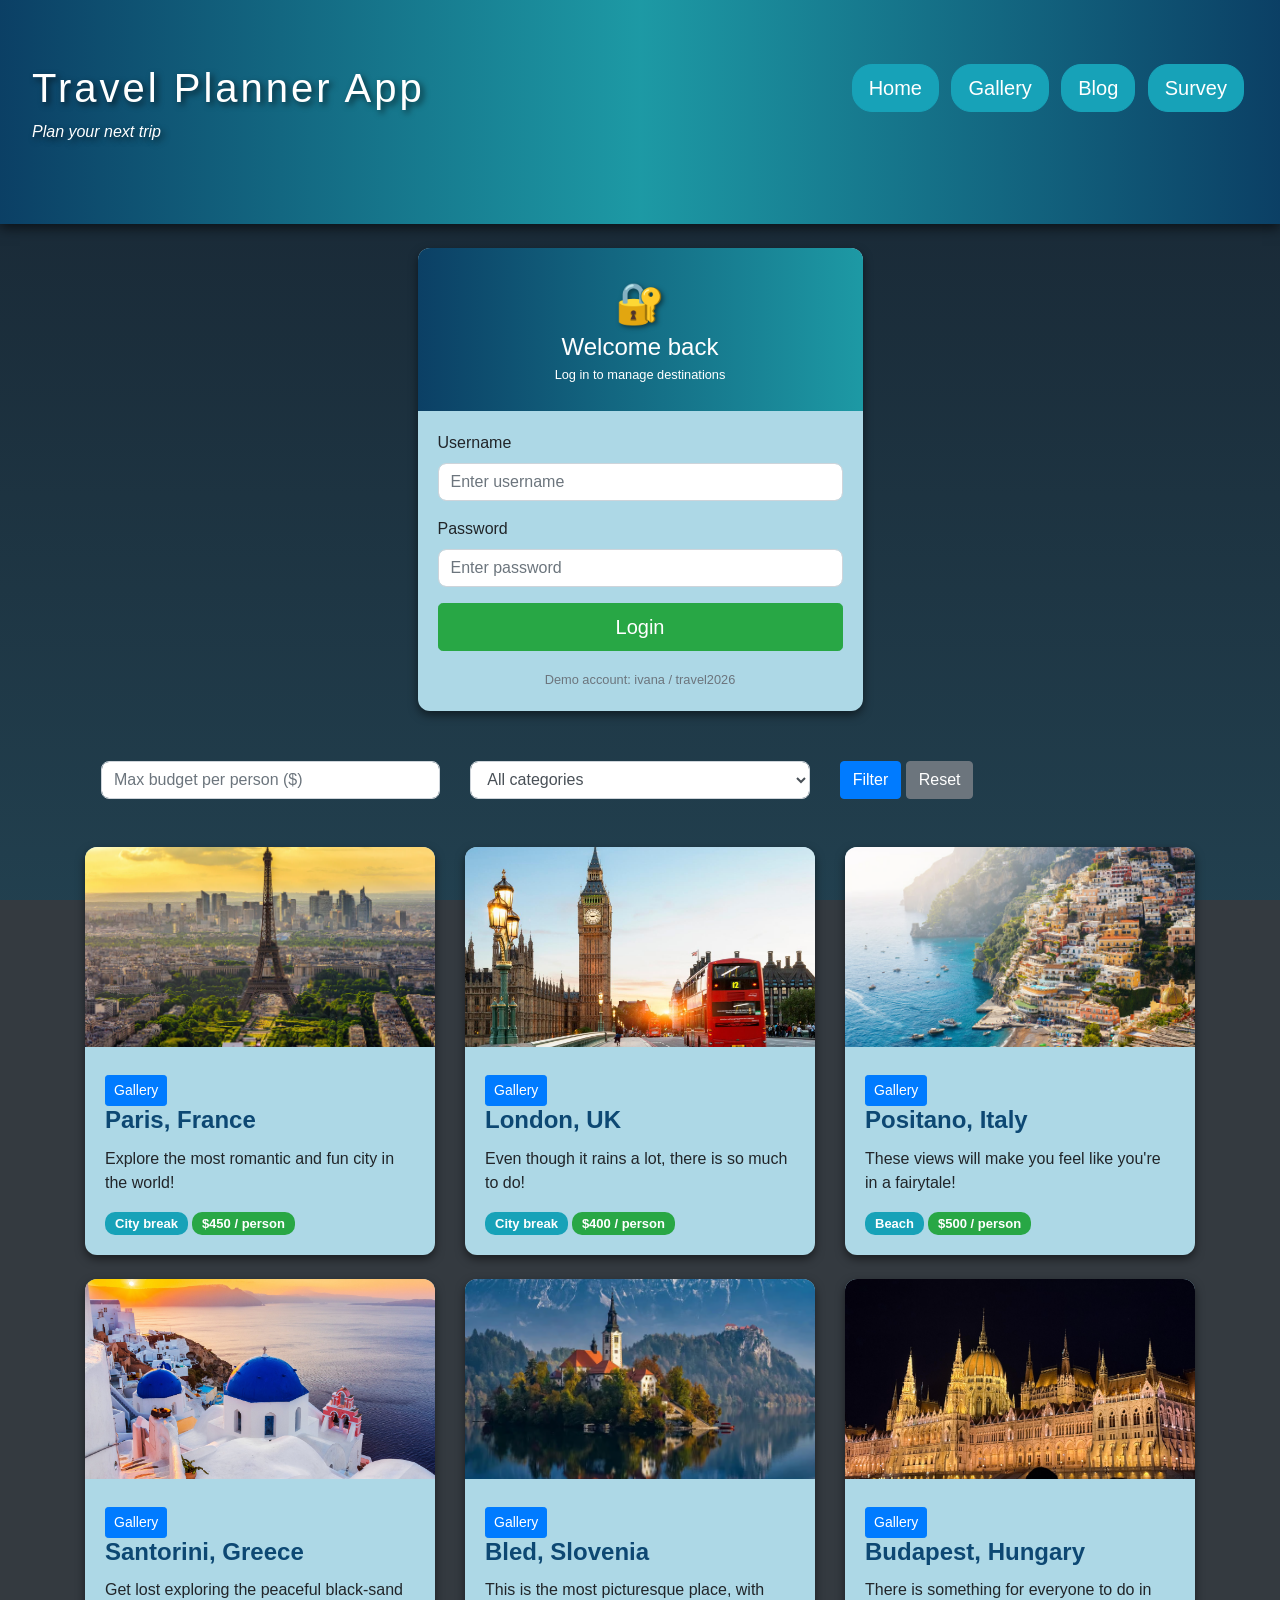
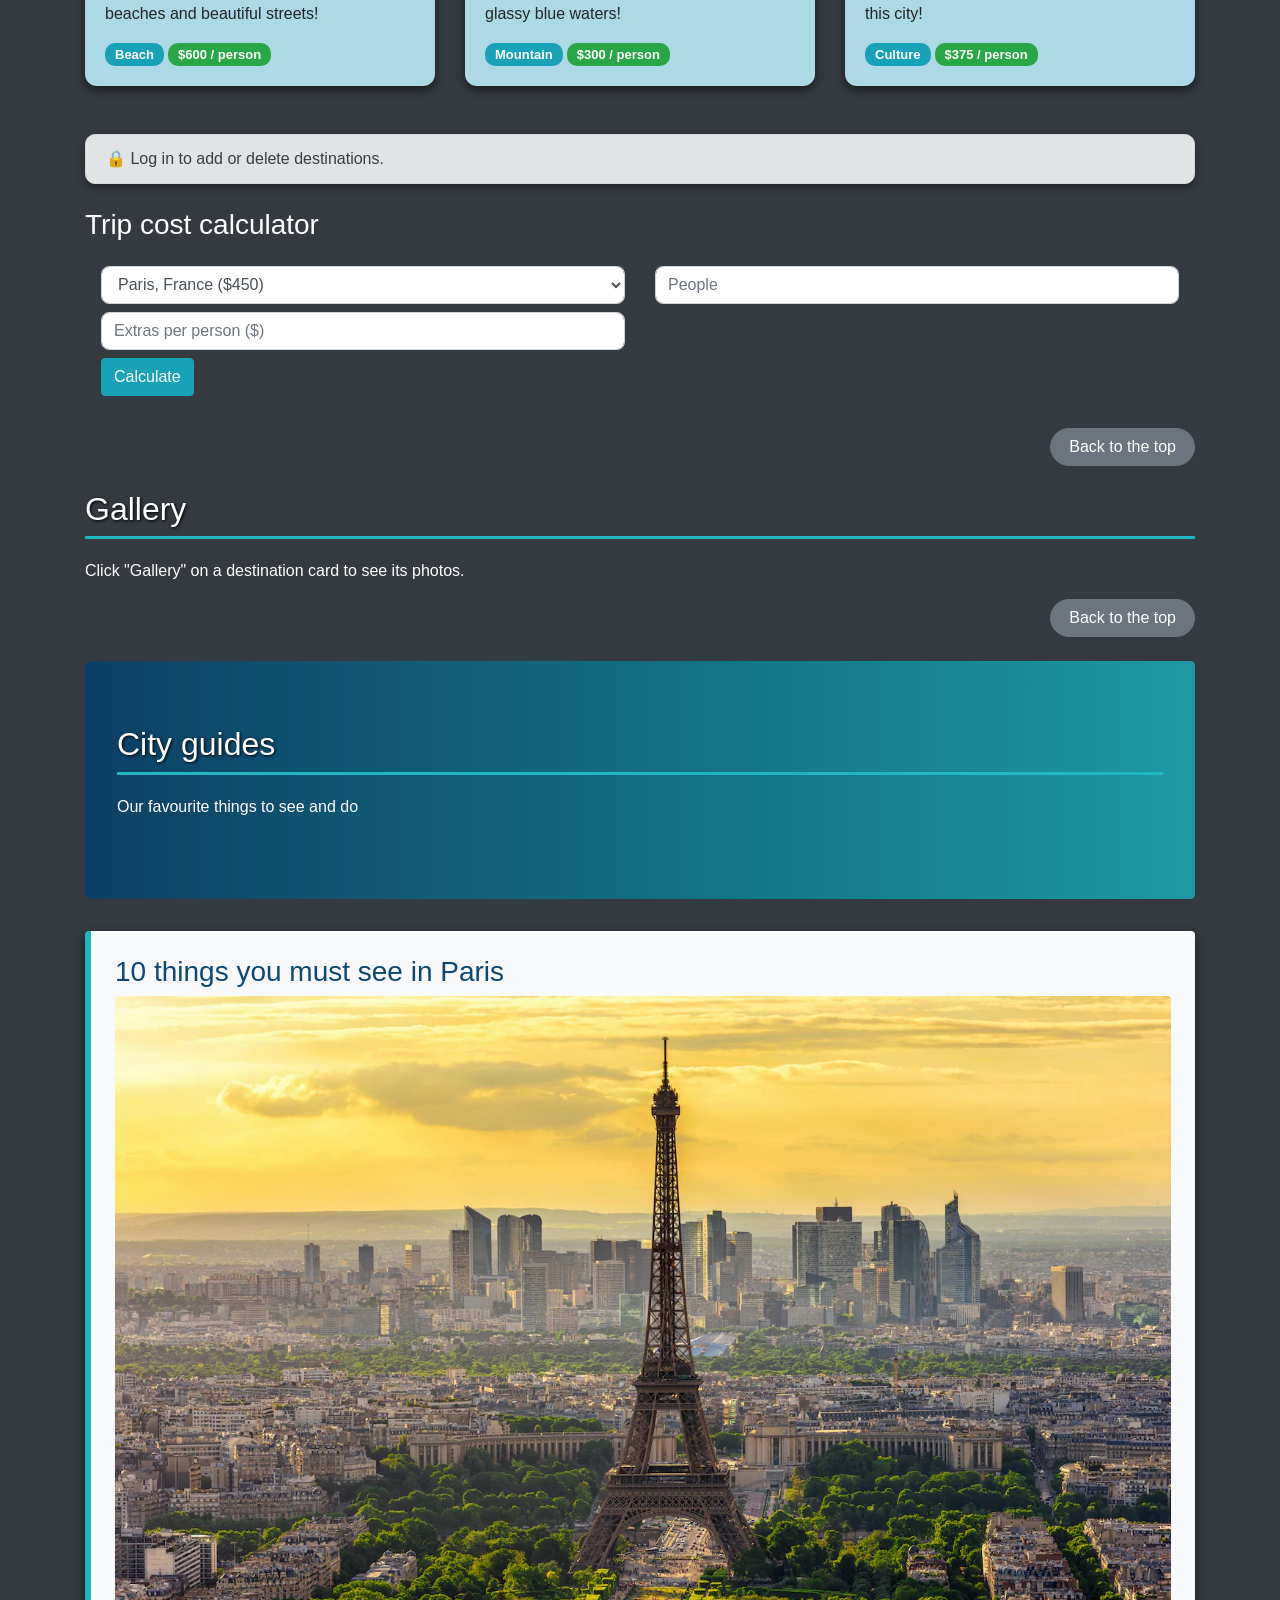
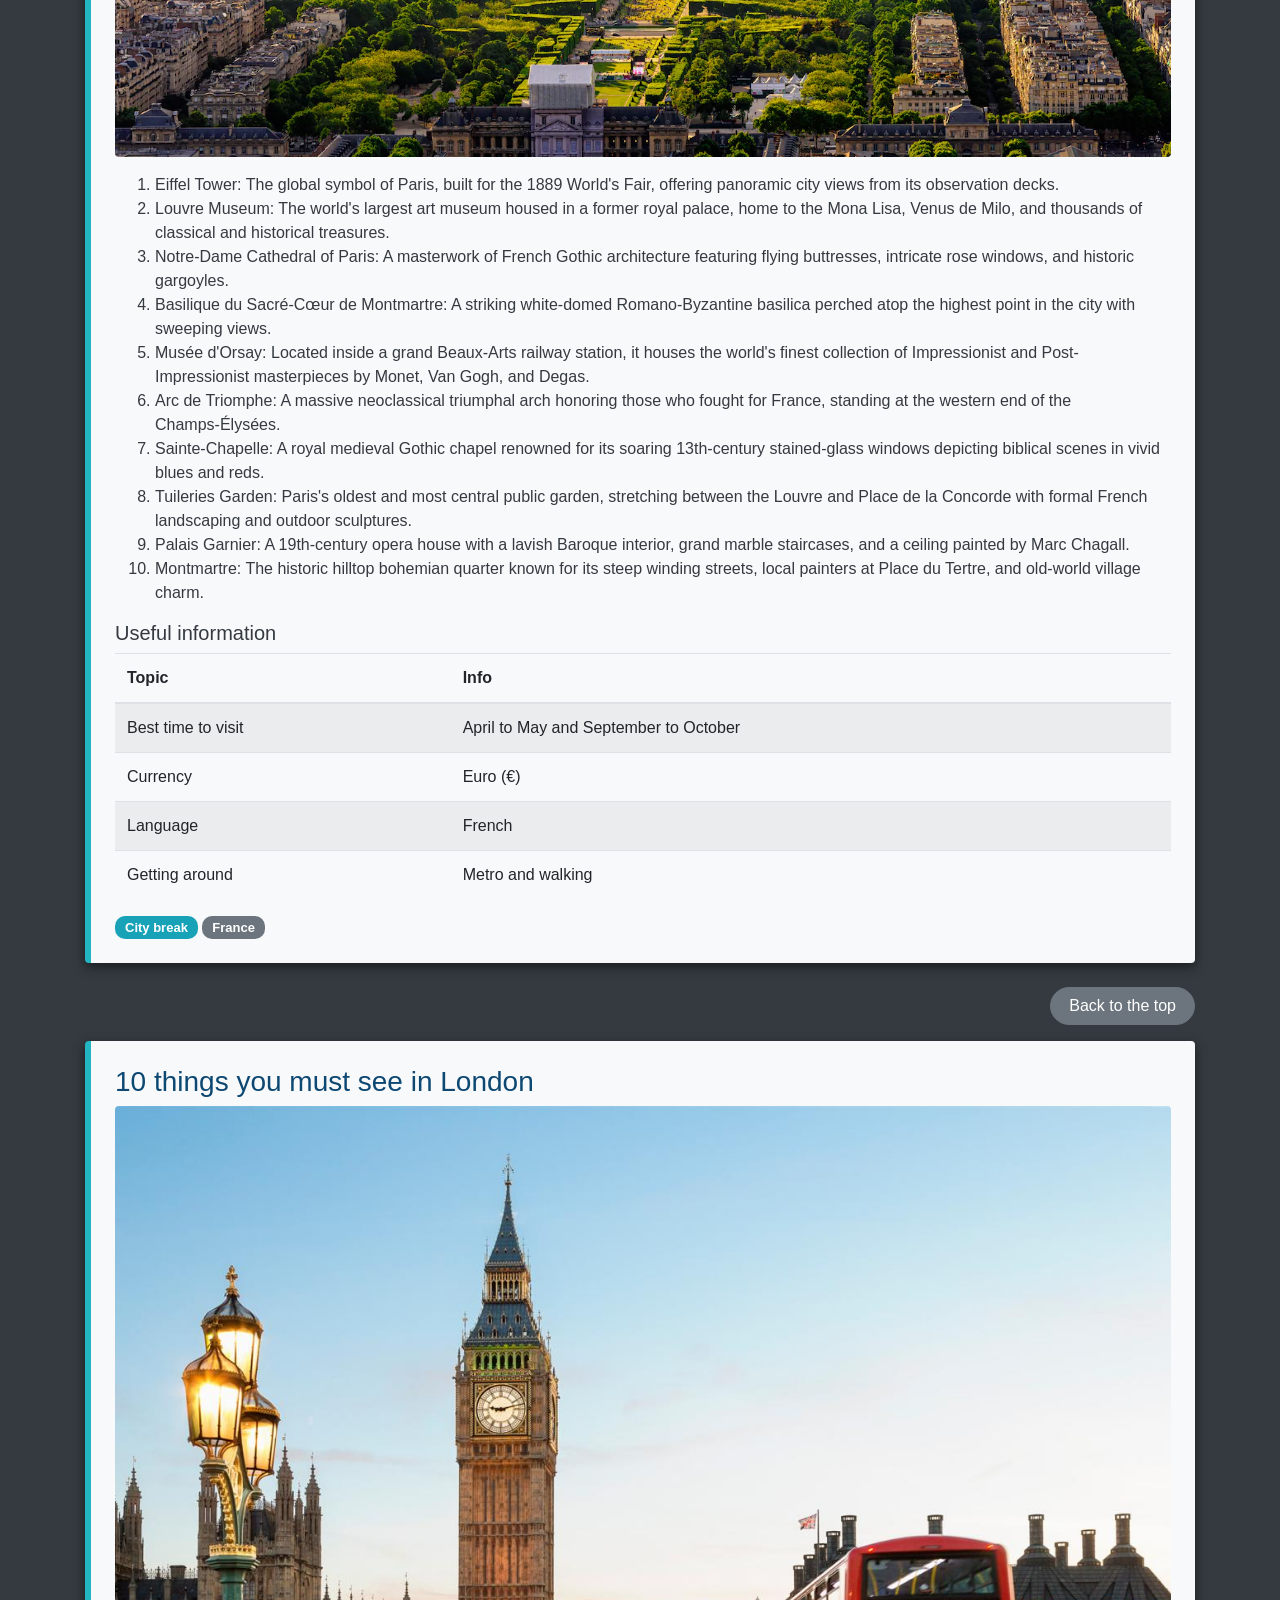
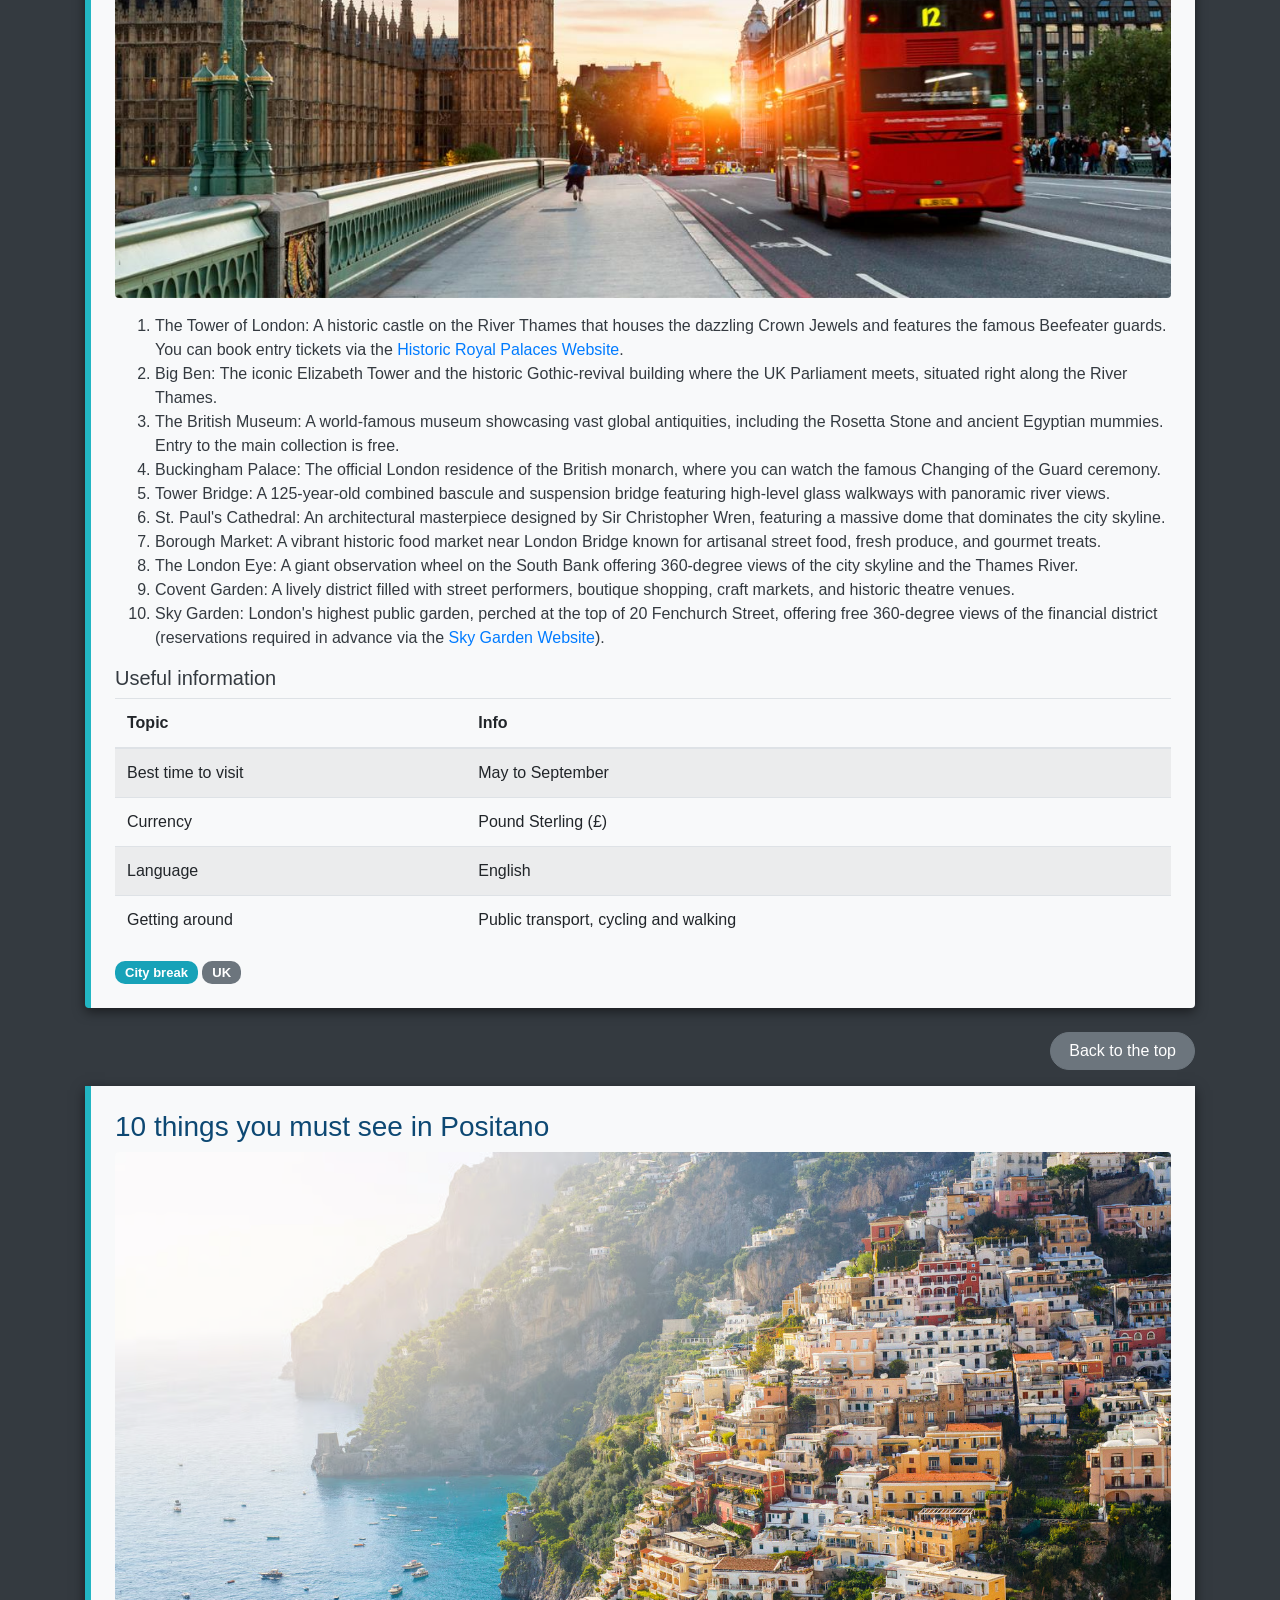
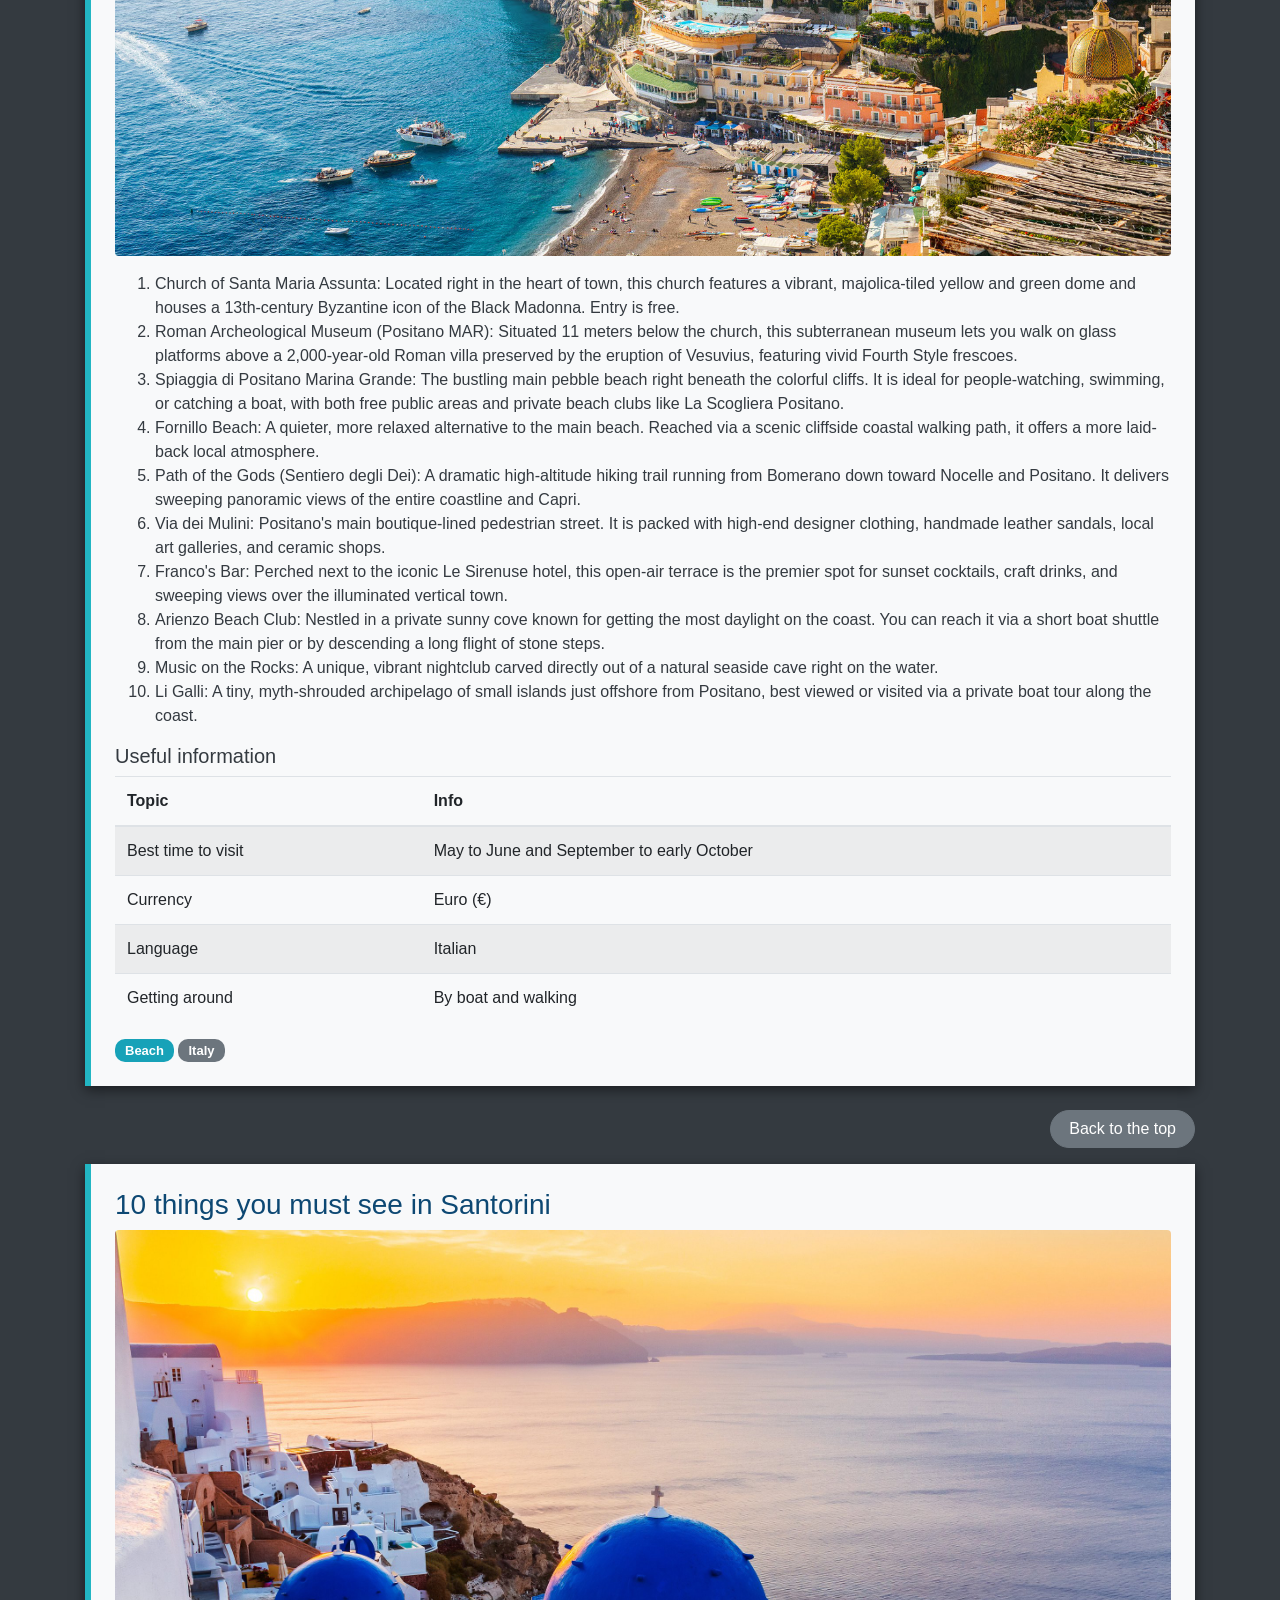
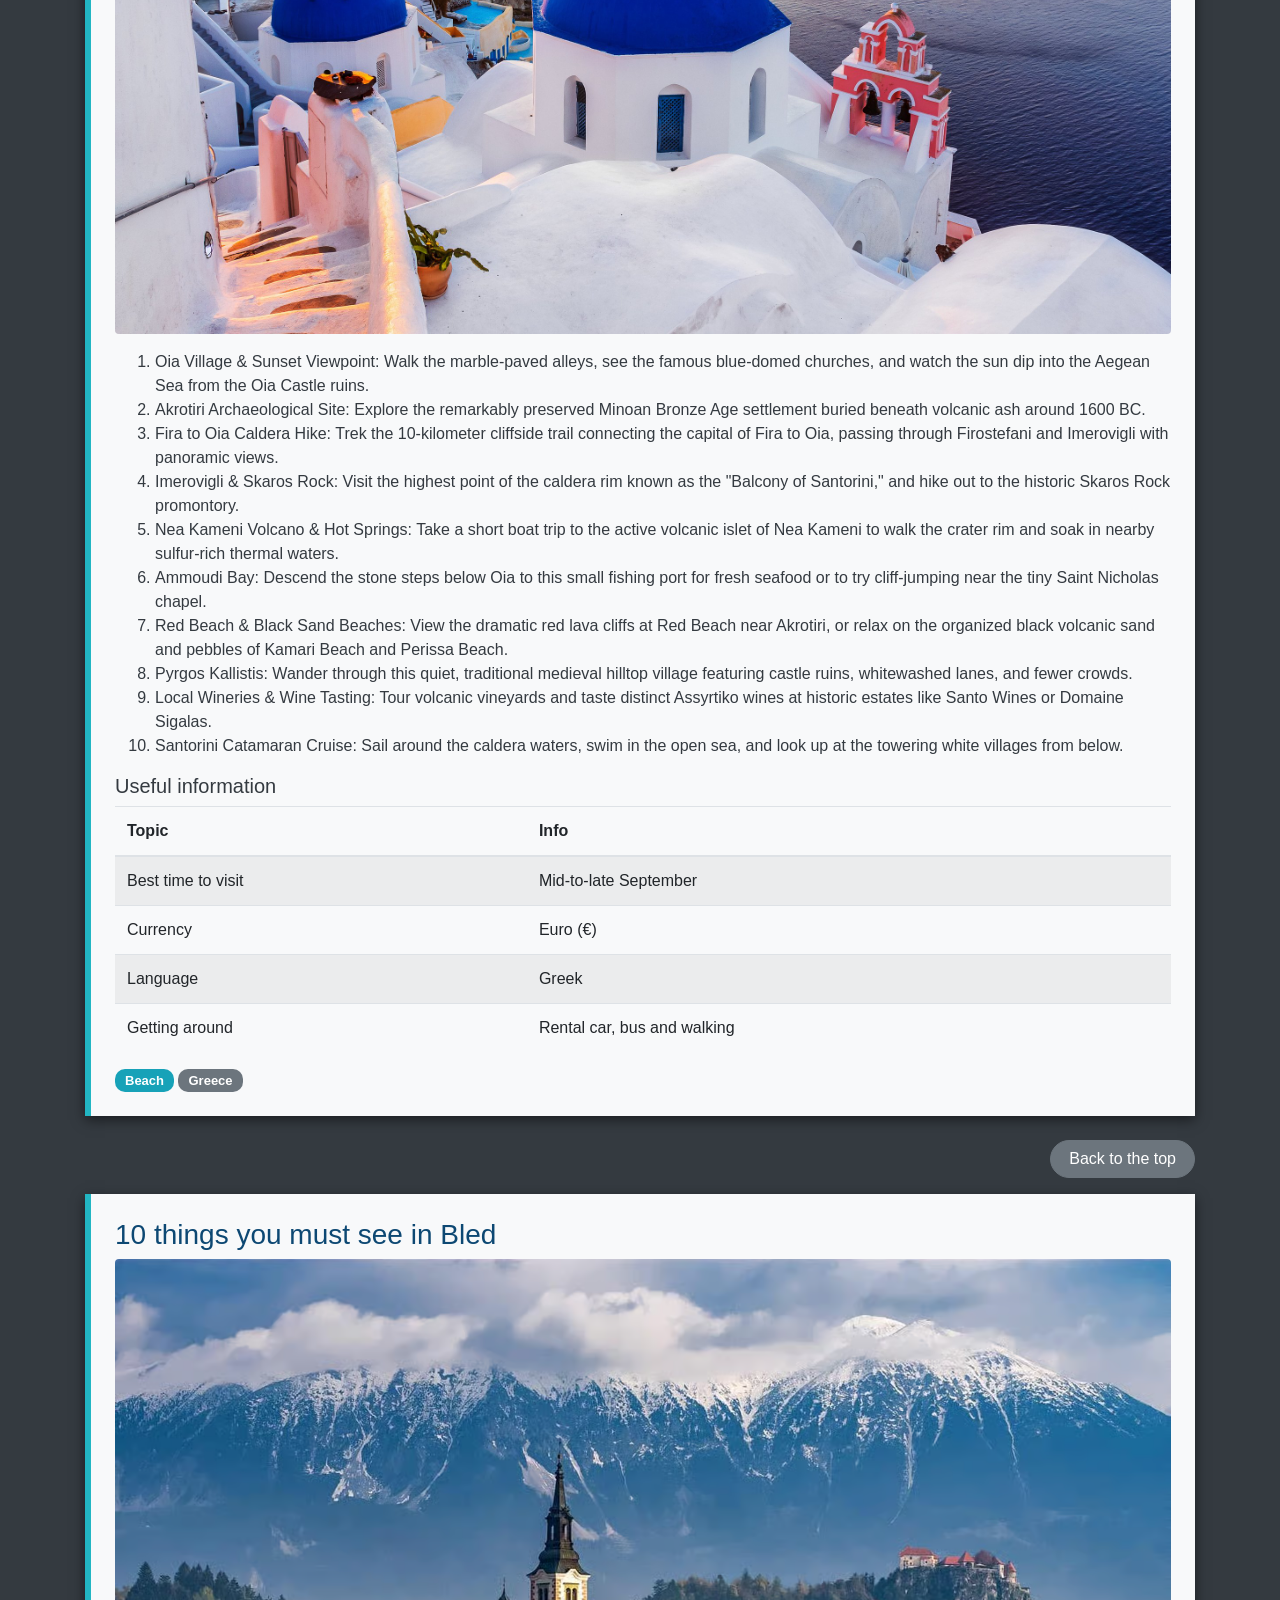
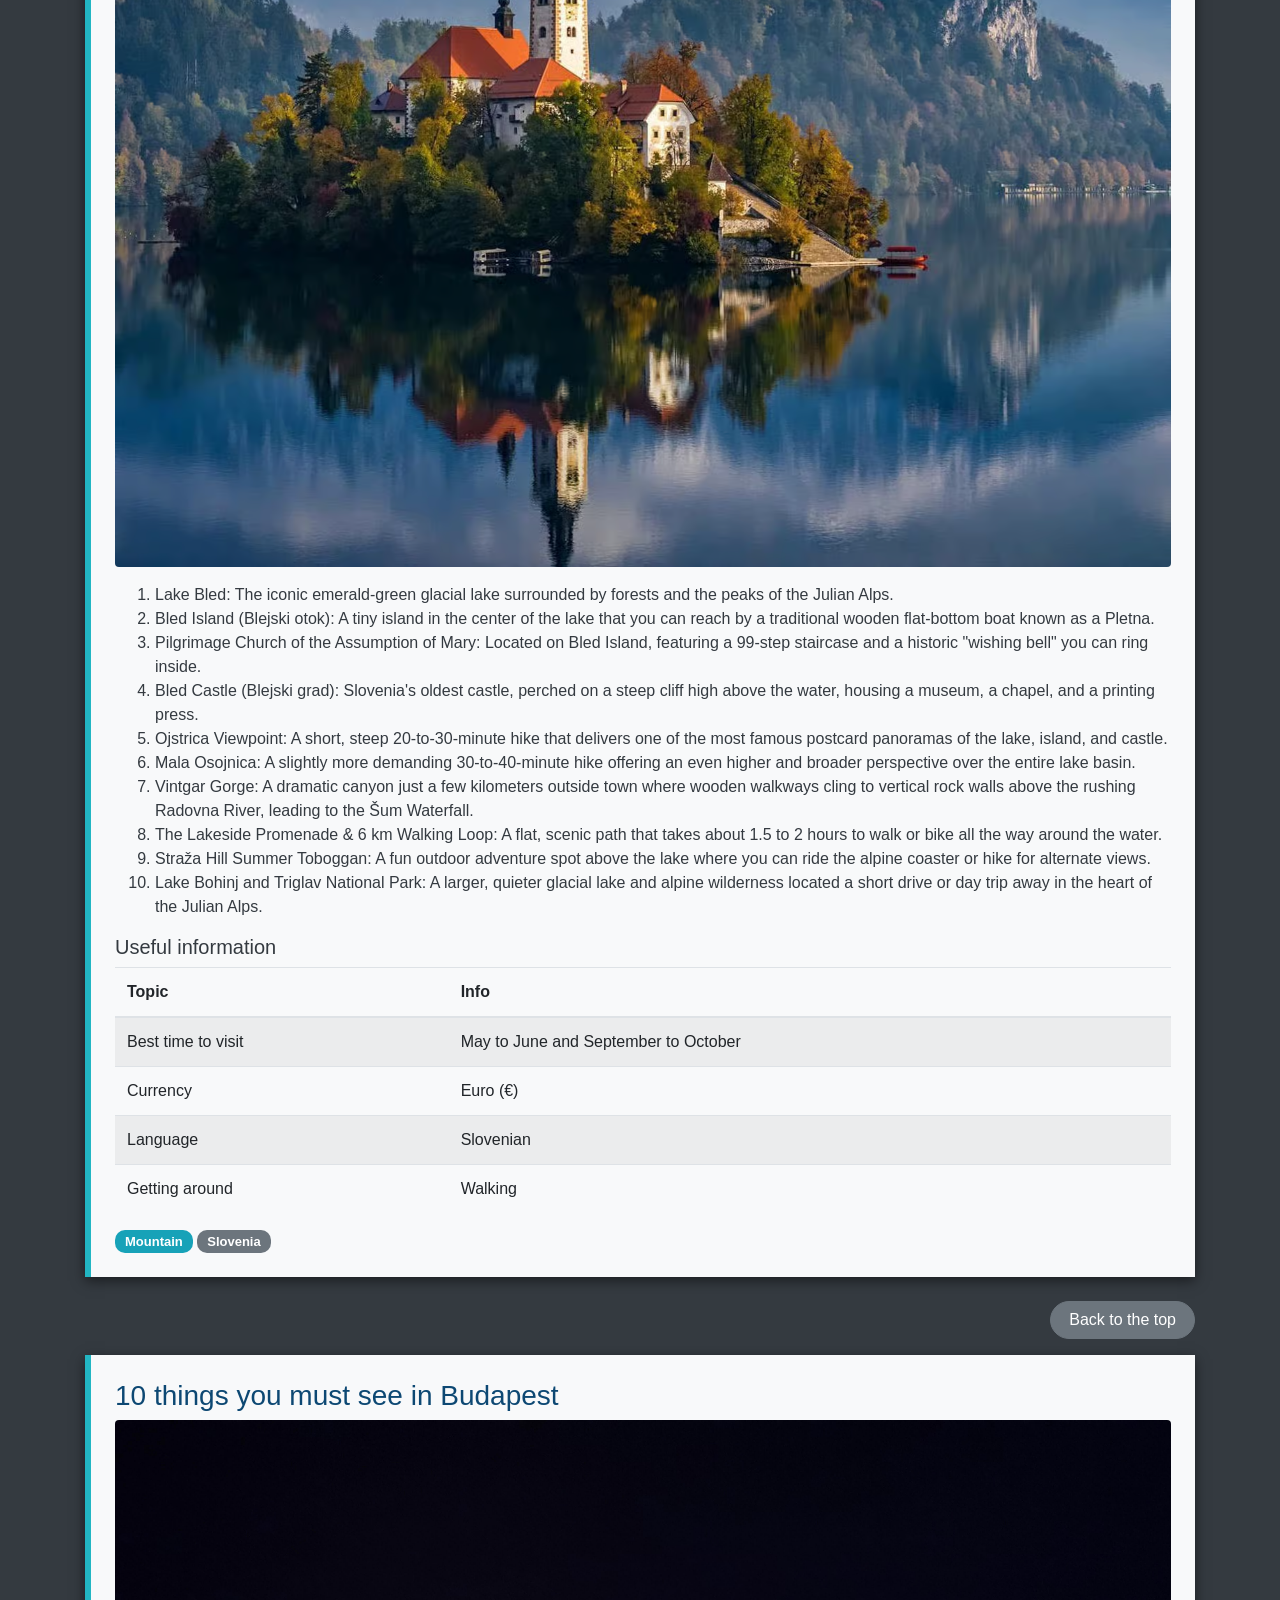
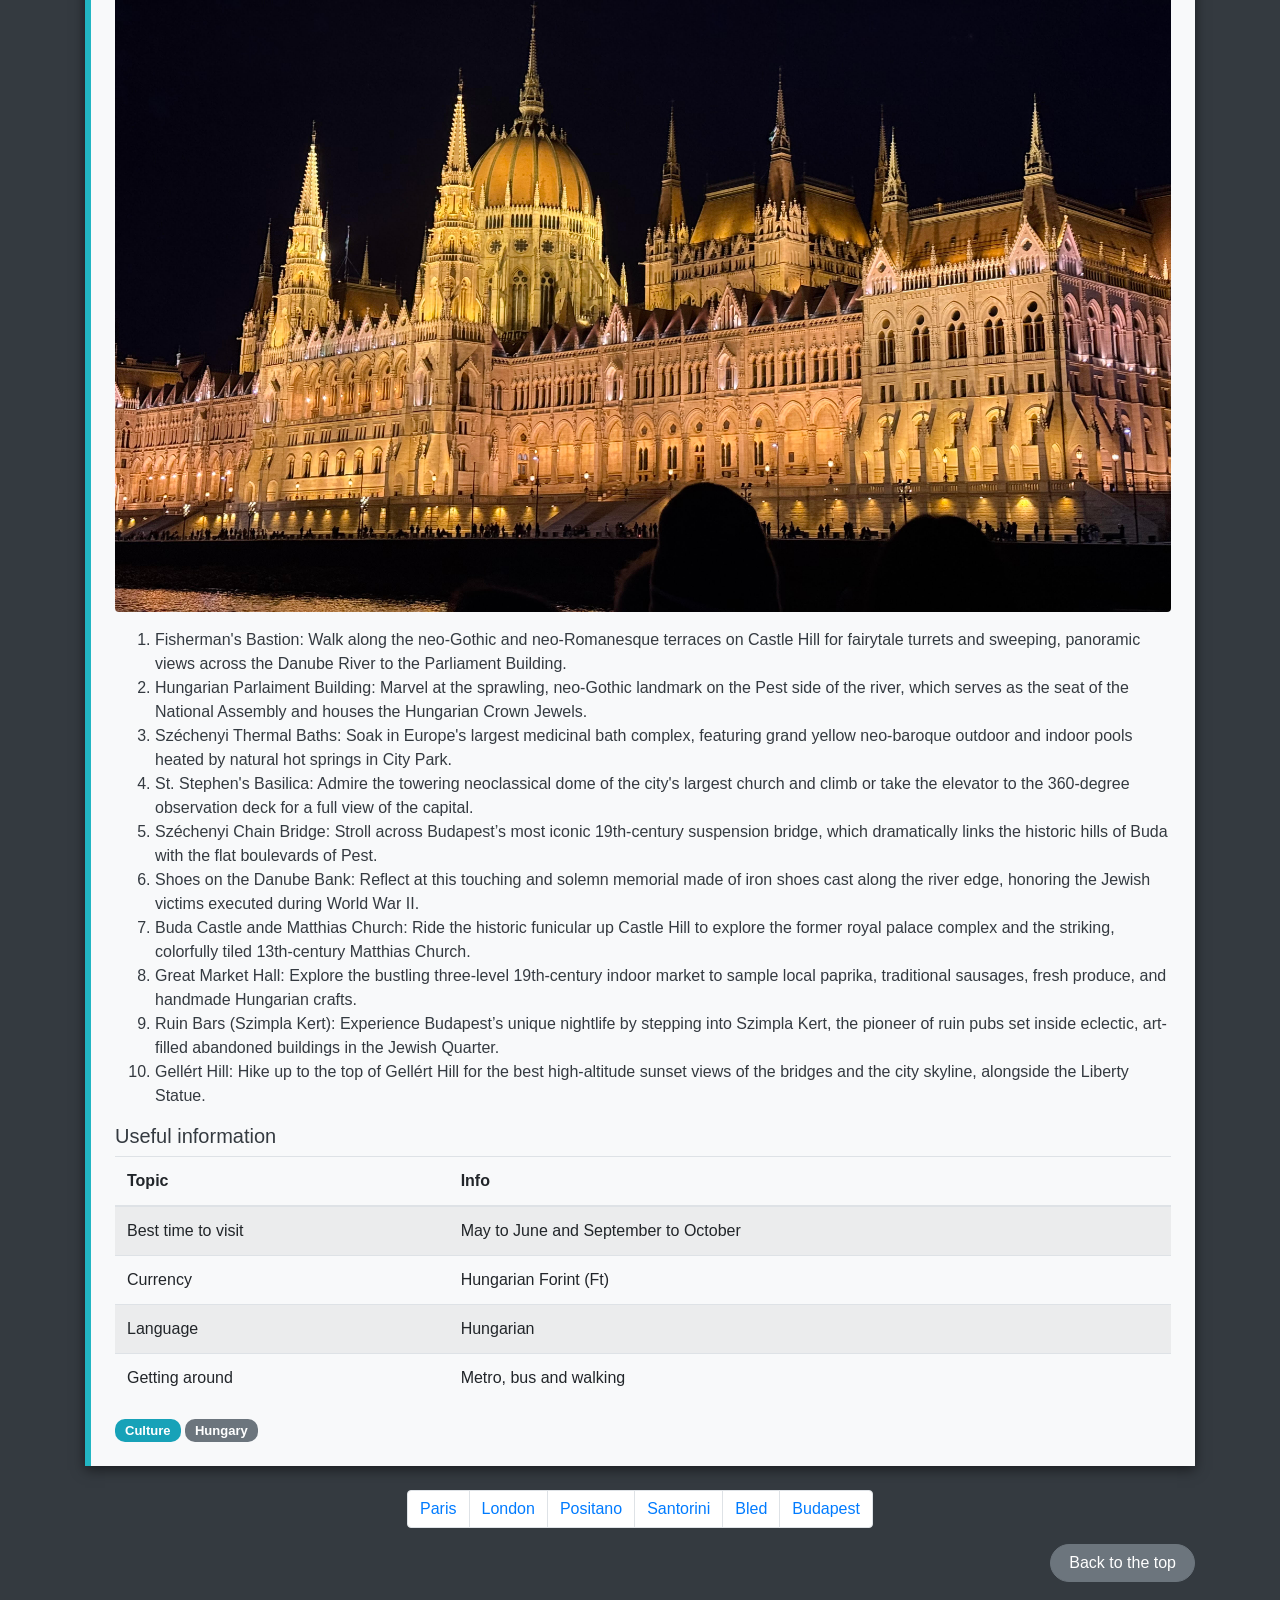
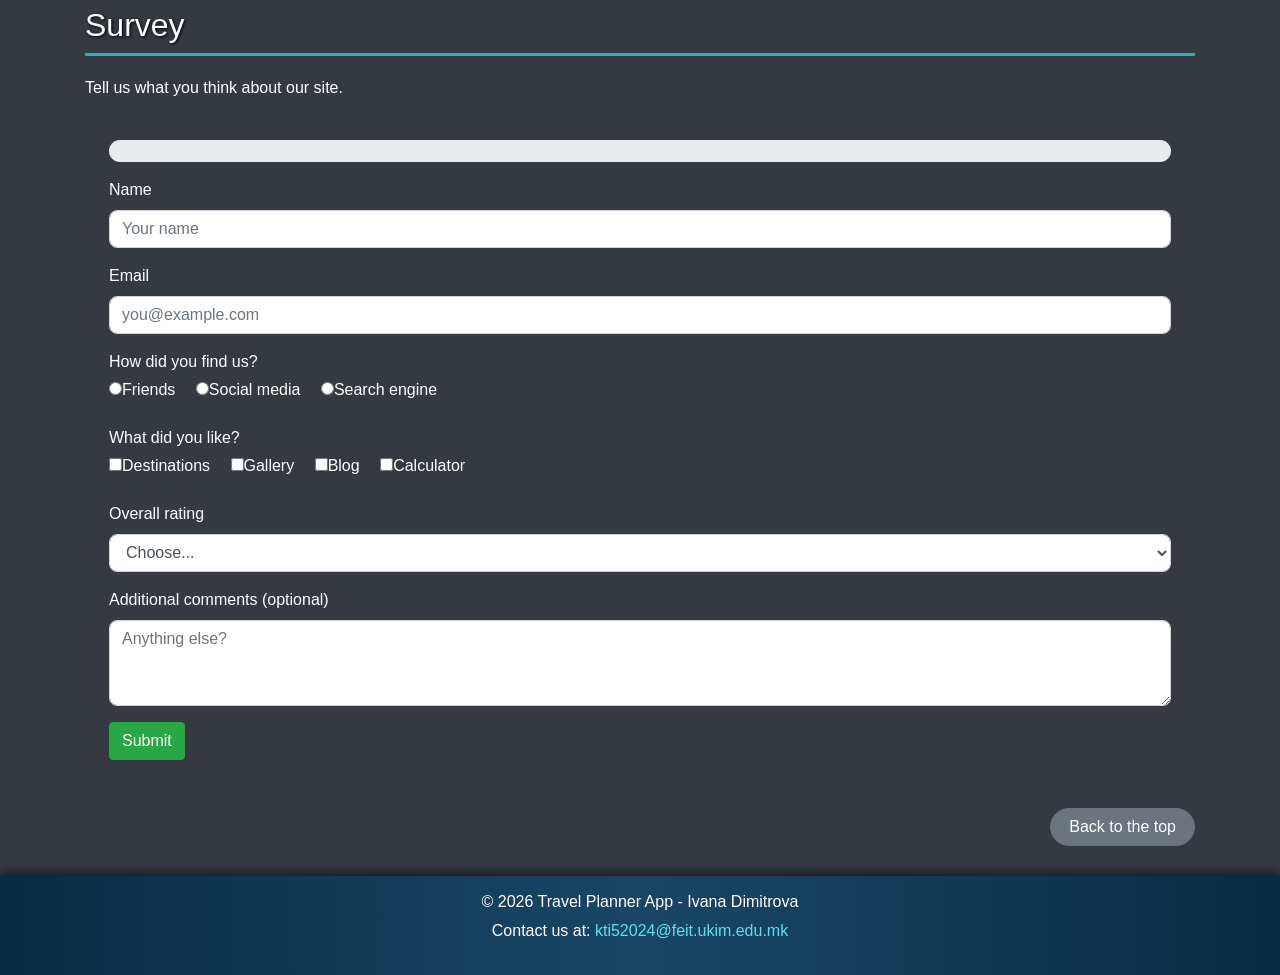
<file: proekt1/index.html>
<!DOCTYPE html>
<html lang="en">
    <head>
        <meta charset="utf-8">
        <meta name="viewport" content="width=device-width, initial-scale=1">
        <title>Travel Planner App</title>
        <link rel="stylesheet" href="https://cdn.jsdelivr.net/npm/bootstrap@4.6.1/dist/css/bootstrap.min.css">
        <script src="https://cdn.jsdelivr.net/npm/jquery@3.6.0/dist/jquery.slim.min.js"></script>
        <script src="https://cdn.jsdelivr.net/npm/popper.js@1.16.1/dist/umd/popper.min.js"></script>
        <script src="https://cdn.jsdelivr.net/npm/bootstrap@4.6.1/dist/js/bootstrap.bundle.min.js"></script>
        <link rel="stylesheet" type="text/css" href="style.css">
    </head>
    <body class="bg-dark">
        <header id="top" class="jumbotron">
            <div class="row">
                <div class="col-12 col-md-6">
                <h1>Travel Planner App</h1>
                <p>Plan your next trip</p>
            </div>
            <div class="col-12 col-md-6 text-md-right">
                <nav>
                    <a href="#home" class="btn btn-info btn-lg">Home</a>
                    <a href="#gallery" class="btn btn-info btn-lg">Gallery</a>
                    <a href="#blog" class="btn btn-info btn-lg">Blog</a>
                    <a href="#survey" class="btn btn-info btn-lg">Survey</a>
                </nav>
            </div>
            </div>
        </header>
        <section id="login" class="container my-4 ">
            <div class="row justify-content-center">
                <div class="col-12 col-md-8 col-lg-5">
                    <div id="loginMessage"></div>
                    <div id="loginCard" class="card login-card">
                        <div class="login-header text-center text-white">
                            <div class="login-icon">🔐</div>
                            <h4 class="mb-0">Welcome back</h4>
                            <small>Log in to manage destinations</small>
                        </div>
                        <div class="card-body">
                            <form onsubmit="login(); return false;">
                                <div class="form-group">
                                    <label for="username">Username</label>
                                    <input type="text" id="username" class="form-control" placeholder="Enter username">
                                </div>
                                <div class="form-group">
                                    <label for="password">Password</label>
                                    <input type="password" id="password" class="form-control" placeholder="Enter password">
                                </div>
                                <button type="submit" class="btn btn-success btn-block btn-lg">Login</button>
                            </form>
                            <p class="text-muted text-center mt-3 mb-0"><small>Demo account: ivana / travel2026</small></p>
                        </div>
                    </div>
                    <div id="loggedIn" class="card login-card d-none">
                        <div class="card-body text-center">
                            <div id="avatar" class="avatar"></div>
                            <h5 id="welcomeText" class="mt-3 text-dark"></h5>
                            <p class="text-muted">You can now add and delete destinations.</p>
                            <button type="button" class="btn btn-outline-secondary" onclick="logout()">Logout</button>
                        </div>
                    </div>
                </div>
            </div>
        </section>
        <div class="container mt-3">
        <div class="row p-3 rounded mb-3">
            <div class="col-12 col-md-4 mb-2">
                <input type="number" id="budget" class="form-control" placeholder="Max budget per person ($)">
            </div>
            <div class="col-12 col-md-4 mb-2">
                <select id="filterCategory" class="form-control">
                    <option value="all">All categories</option>
                    <option>City break</option>
                    <option>Mountain</option>
                    <option>Beach</option>
                    <option>Culture</option>
                </select>
            </div>
            <div class="col-12 col-md-4 mb-2">
                <button type="button" class="btn btn-primary" onclick="draw()">Filter</button>
                <button type="button" class="btn btn-secondary" onclick="resetFilter()">Reset</button>
            </div>
        </div>
        <div id="noResults"></div>
        </div>
        <section id="home" class="container my-4">
            
            <div class="row" id="cities"></div>
            <div id="addNotice" class="alert alert-secondary mt-4">🔒 Log in to add or delete destinations.</div>
            <div id="addSection" class="d-none">
            <h3 class="text-white mt-4">Add destination</h3>
            <div class="row p-3 rounded">
                <div class="col-12 col-md-6 mb-2">
                    <input type="text" id="name" class="form-control" placeholder="City/Place, Country">
                </div>
                <div class="col-12 col-md-6 mb-2">
                    <select id="category" class="form-control">
                        <option>City break</option>
                        <option>Mountain</option>
                        <option>Beach</option>
                        <option>Culture</option>
                    </select>
                </div>
                <div class="col-12 col-md-6 mb-2">
                    <input type="number" id="price" class="form-control" placeholder="Price per person ($)">
                </div>
                <div class="col-12 mb-2">
                    <input type="text" id="photo" class="form-control" placeholder="Image file name (e.g. rome.jpg)">
                </div>
                <div class="col-12 mb-2">
                    <textarea id="text" class="form-control" placeholder="Short description"></textarea>
                </div>
                <div id="message"></div>
                <div class="col-12">
                    <button type="button" class="btn btn-success" onclick="add()">Add</button>
                </div>
            </div>
            </div>
            <h3 class="text-white mt-4">Trip cost calculator</h3>
            <div class="row p-3 rounded">
                <div class="col-12 col-md-6 mb-2">
                    <select id="calcDestination" class="form-control"></select>
                </div>
                <div class="col-6 col-md-6 mb-2">
                    <input type="number" id="people" class="form-control" placeholder="People" min="1">
                </div>
                <div class="col-6 col-md-6 mb-2">
                    <input type="number" id="extra" class="form-control" placeholder="Extras per person ($)" min="0">
                </div>
                <div class="col-12">
                    <button type="button" class="btn btn-info" onclick="calculate()">Calculate</button>
                </div>
            </div>
            <div id="calcResult" class="mt-3"></div>
            <div class="text-right my-3">
                <a href="#top" class="btn btn-secondary back-top">Back to the top</a>
            </div>
        </section>
        <section id="gallery" class="container my-4 text-white">
            <h2>Gallery</h2>
            <div id="galleryContent">
                <p>Click "Gallery" on a destination card to see its photos.</p>
                <div class="text-right my-3">
                    <a href="#top" class="btn btn-secondary back-top">Back to the top</a>
                </div>
            </div>
        </section>
        <section id="blog" class="container my-4 text-white">
            <div class="jumbotron">
                <h2>City guides</h2>
                <p>Our favourite things to see and do</p>
            </div>
            <article id="article1" class="bg-light text-dark p-4 rounded mb-4">
                <h3>10 things you must see in Paris</h3>
                <img src="paris.webp" alt="Paris" class="img-fluid rounded mb-3">
                <ol>
                    <li>Eiffel Tower: The global symbol of Paris, built for the 1889 World's Fair, offering panoramic city views from its observation decks.</li>
                    <li>Louvre Museum: The world's largest art museum housed in a former royal palace, home to the Mona Lisa, Venus de Milo, and thousands of classical and historical treasures.</li>
                    <li>Notre-Dame Cathedral of Paris: A masterwork of French Gothic architecture featuring flying buttresses, intricate rose windows, and historic gargoyles.</li>
                    <li>Basilique du Sacré-Cœur de Montmartre: A striking white-domed Romano-Byzantine basilica perched atop the highest point in the city with sweeping views.</li>
                    <li>Musée d'Orsay: Located inside a grand Beaux-Arts railway station, it houses the world's finest collection of Impressionist and Post-Impressionist masterpieces by Monet, Van Gogh, and Degas.</li>
                    <li>Arc de Triomphe: A massive neoclassical triumphal arch honoring those who fought for France, standing at the western end of the Champs-Élysées.</li>
                    <li>Sainte-Chapelle: A royal medieval Gothic chapel renowned for its soaring 13th-century stained-glass windows depicting biblical scenes in vivid blues and reds.</li>
                    <li>Tuileries Garden: Paris's oldest and most central public garden, stretching between the Louvre and Place de la Concorde with formal French landscaping and outdoor sculptures.</li>
                    <li>Palais Garnier: A 19th-century opera house with a lavish Baroque interior, grand marble staircases, and a ceiling painted by Marc Chagall.</li>
                    <li>Montmartre: The historic hilltop bohemian quarter known for its steep winding streets, local painters at Place du Tertre, and old-world village charm.</li>
                </ol>
                <h5>Useful information</h5>
                <div class="table-responsive">
                    <table class="table table-striped table-hover">
                        <thead>
                            <tr><th>Topic</th><th>Info</th></tr>
                        </thead>
                        <tbody>
                            <tr><td>Best time to visit</td><td>April to May and September to October</td></tr>
                            <tr><td>Currency</td><td>Euro (€)</td></tr>
                            <tr><td>Language</td><td>French</td></tr>
                            <tr><td>Getting around</td><td>Metro and walking</td></tr>
                        </tbody>
                    </table>
                </div>
                <span class="badge badge-info">City break</span>
                <span class="badge badge-pill badge-secondary">France</span>
            </article>
            <div class="text-right my-3">
                <a href="#top" class="btn btn-secondary back-top">Back to the top</a>
            </div>
            <article id="article2" class="bg-light text-dark p-4 rounded mb-4">
                <h3>10 things you must see in London</h3>
                <img src="london-1.jpeg" alt="London" class="img-fluid rounded mb-3">
                <ol>
                    <li>The Tower of London: A historic castle on the River Thames that houses the dazzling Crown Jewels and features the famous Beefeater guards. You can book entry tickets via the <a href="https://www.hrp.org.uk/tower-of-london/">Historic Royal Palaces Website</a>.</li>
                    <li>Big Ben: The iconic Elizabeth Tower and the historic Gothic-revival building where the UK Parliament meets, situated right along the River Thames.</li>
                    <li>The British Museum: A world-famous museum showcasing vast global antiquities, including the Rosetta Stone and ancient Egyptian mummies. Entry to the main collection is free.</li>
                    <li>Buckingham Palace: The official London residence of the British monarch, where you can watch the famous Changing of the Guard ceremony.</li>
                    <li>Tower Bridge: A 125-year-old combined bascule and suspension bridge featuring high-level glass walkways with panoramic river views.</li>
                    <li>St. Paul's Cathedral: An architectural masterpiece designed by Sir Christopher Wren, featuring a massive dome that dominates the city skyline.</li>
                    <li>Borough Market: A vibrant historic food market near London Bridge known for artisanal street food, fresh produce, and gourmet treats.</li>
                    <li>The London Eye: A giant observation wheel on the South Bank offering 360-degree views of the city skyline and the Thames River.</li>
                    <li>Covent Garden: A lively district filled with street performers, boutique shopping, craft markets, and historic theatre venues.</li>
                    <li>Sky Garden: London's highest public garden, perched at the top of 20 Fenchurch Street, offering free 360-degree views of the financial district (reservations required in advance via the <a href="https://skygarden.london/">Sky Garden Website</a>).</li>
                </ol>
                <h5>Useful information</h5>
                <div class="table-responsive">
                    <table class="table table-striped table-hover">
                        <thead>
                            <tr><th>Topic</th><th>Info</th></tr>
                        </thead>
                        <tbody>
                            <tr><td>Best time to visit</td><td>May to September</td></tr>
                            <tr><td>Currency</td><td>Pound Sterling (£)</td></tr>
                            <tr><td>Language</td><td>English</td></tr>
                            <tr><td>Getting around</td><td>Public transport, cycling and walking</td></tr>
                        </tbody>
                    </table>
                </div>
                <span class="badge badge-info">City break</span>
                <span class="badge badge-pill badge-secondary">UK</span>
            </article>
            <div class="text-right my-3">
                <a href="#top" class="btn btn-secondary back-top">Back to the top</a>
            </div>
            <article id="article3" class="bg-light text-dark p-4 mb-4">
                <h3>10 things you must see in Positano</h3>
                <img src="positano1.avif" alt="Positano" class="img-fluid rounded mb-3">
                <ol>
                    <li>Church of Santa Maria Assunta: Located right in the heart of town, this church features a vibrant, majolica-tiled yellow and green dome and houses a 13th-century Byzantine icon of the Black Madonna. Entry is free.</li>
                    <li>Roman Archeological Museum (Positano MAR): Situated 11 meters below the church, this subterranean museum lets you walk on glass platforms above a 2,000-year-old Roman villa preserved by the eruption of Vesuvius, featuring vivid Fourth Style frescoes.</li>
                    <li>Spiaggia di Positano Marina Grande: The bustling main pebble beach right beneath the colorful cliffs. It is ideal for people-watching, swimming, or catching a boat, with both free public areas and private beach clubs like La Scogliera Positano.</li>
                    <li>Fornillo Beach: A quieter, more relaxed alternative to the main beach. Reached via a scenic cliffside coastal walking path, it offers a more laid-back local atmosphere.</li>
                    <li>Path of the Gods (Sentiero degli Dei): A dramatic high-altitude hiking trail running from Bomerano down toward Nocelle and Positano. It delivers sweeping panoramic views of the entire coastline and Capri.</li>
                    <li>Via dei Mulini: Positano's main boutique-lined pedestrian street. It is packed with high-end designer clothing, handmade leather sandals, local art galleries, and ceramic shops.</li>
                    <li>Franco's Bar: Perched next to the iconic Le Sirenuse hotel, this open-air terrace is the premier spot for sunset cocktails, craft drinks, and sweeping views over the illuminated vertical town.</li>
                    <li>Arienzo Beach Club: Nestled in a private sunny cove known for getting the most daylight on the coast. You can reach it via a short boat shuttle from the main pier or by descending a long flight of stone steps.</li>
                    <li>Music on the Rocks: A unique, vibrant nightclub carved directly out of a natural seaside cave right on the water.</li>
                    <li>Li Galli: A tiny, myth-shrouded archipelago of small islands just offshore from Positano, best viewed or visited via a private boat tour along the coast.</li>
                </ol>
                <h5>Useful information</h5>
                <div class="table-responsive">
                    <table class="table table-striped table-hover">
                        <thead>
                            <tr><th>Topic</th><th>Info</th></tr>
                        </thead>
                        <tbody>
                            <tr><td>Best time to visit</td><td>May to June and September to early October</td></tr>
                            <tr><td>Currency</td><td>Euro (€)</td></tr>
                            <tr><td>Language</td><td>Italian</td></tr>
                            <tr><td>Getting around</td><td>By boat and walking</td></tr>
                        </tbody>
                    </table>
                </div>
                <span class="badge badge-info">Beach</span>
                <span class="badge badge-pill badge-secondary">Italy</span>
            </article>
            <div class="text-right my-3">
                <a href="#top" class="btn btn-secondary back-top">Back to the top</a>
            </div>
            <article id="article4" class="bg-light text-dark p-4 mb-4">
                <h3>10 things you must see in Santorini</h3>
                <img src="santorini1.jpg" alt="Santorini" class="img-fluid rounded mb-3">
                <ol>
                    <li>Oia Village & Sunset Viewpoint: Walk the marble-paved alleys, see the famous blue-domed churches, and watch the sun dip into the Aegean Sea from the Oia Castle ruins.</li>
                    <li>Akrotiri Archaeological Site: Explore the remarkably preserved Minoan Bronze Age settlement buried beneath volcanic ash around 1600 BC.</li>
                    <li>Fira to Oia Caldera Hike: Trek the 10-kilometer cliffside trail connecting the capital of Fira to Oia, passing through Firostefani and Imerovigli with panoramic views.</li>
                    <li>Imerovigli & Skaros Rock: Visit the highest point of the caldera rim known as the "Balcony of Santorini," and hike out to the historic Skaros Rock promontory.</li>
                    <li>Nea Kameni Volcano & Hot Springs: Take a short boat trip to the active volcanic islet of Nea Kameni to walk the crater rim and soak in nearby sulfur-rich thermal waters.</li>
                    <li>Ammoudi Bay: Descend the stone steps below Oia to this small fishing port for fresh seafood or to try cliff-jumping near the tiny Saint Nicholas chapel.</li>
                    <li>Red Beach & Black Sand Beaches: View the dramatic red lava cliffs at Red Beach near Akrotiri, or relax on the organized black volcanic sand and pebbles of Kamari Beach and Perissa Beach.</li>
                    <li>Pyrgos Kallistis: Wander through this quiet, traditional medieval hilltop village featuring castle ruins, whitewashed lanes, and fewer crowds.</li>
                    <li>Local Wineries & Wine Tasting: Tour volcanic vineyards and taste distinct Assyrtiko wines at historic estates like Santo Wines or Domaine Sigalas.</li>
                    <li>Santorini Catamaran Cruise: Sail around the caldera waters, swim in the open sea, and look up at the towering white villages from below.</li>
                </ol>
                <h5>Useful information</h5>
                <div class="table-responsive">
                    <table class="table table-striped table-hover">
                        <thead>
                            <tr><th>Topic</th><th>Info</th></tr>
                        </thead>
                        <tbody>
                            <tr><td>Best time to visit</td><td>Mid-to-late September</td></tr>
                            <tr><td>Currency</td><td>Euro (€)</td></tr>
                            <tr><td>Language</td><td>Greek</td></tr>
                            <tr><td>Getting around</td><td>Rental car, bus and walking</td></tr>
                        </tbody>
                    </table>
                </div>
                <span class="badge badge-info">Beach</span>
                <span class="badge badge-pill badge-secondary">Greece</span>
            </article>
            <div class="text-right my-3">
                <a href="#top" class="btn btn-secondary back-top">Back to the top</a>
            </div>
            <article id="article6" class="bg-light text-dark p-4 mb-4">
                <h3>10 things you must see in Bled</h3>
                <img src="bled11.avif" alt="Bled" class="img-fluid rounded mb-3">
                <ol>
                    <li>Lake Bled:  The iconic emerald-green glacial lake surrounded by forests and the peaks of the Julian Alps.</li>
                    <li>Bled Island (Blejski otok): A tiny island in the center of the lake that you can reach by a traditional wooden flat-bottom boat known as a Pletna.</li>
                    <li>Pilgrimage Church of the Assumption of Mary: Located on Bled Island, featuring a 99-step staircase and a historic "wishing bell" you can ring inside.</li>
                    <li>Bled Castle (Blejski grad): Slovenia's oldest castle, perched on a steep cliff high above the water, housing a museum, a chapel, and a printing press.</li>
                    <li>Ojstrica Viewpoint: A short, steep 20-to-30-minute hike that delivers one of the most famous postcard panoramas of the lake, island, and castle.</li>
                    <li>Mala Osojnica: A slightly more demanding 30-to-40-minute hike offering an even higher and broader perspective over the entire lake basin.</li>
                    <li>Vintgar Gorge: A dramatic canyon just a few kilometers outside town where wooden walkways cling to vertical rock walls above the rushing Radovna River, leading to the Šum Waterfall.</li>
                    <li>The Lakeside Promenade & 6 km Walking Loop: A flat, scenic path that takes about 1.5 to 2 hours to walk or bike all the way around the water.</li>
                    <li>Straža Hill Summer Toboggan: A fun outdoor adventure spot above the lake where you can ride the alpine coaster or hike for alternate views.</li>
                    <li>Lake Bohinj and Triglav National Park: A larger, quieter glacial lake and alpine wilderness located a short drive or day trip away in the heart of the Julian Alps.</li>
                </ol>
                <h5>Useful information</h5>
                <div class="table-responsive">
                    <table class="table table-striped table-hover">
                        <thead>
                            <tr><th>Topic</th><th>Info</th></tr>
                        </thead>
                        <tbody>
                            <tr><td>Best time to visit</td><td>May to June and September to October</td></tr>
                            <tr><td>Currency</td><td>Euro (€)</td></tr>
                            <tr><td>Language</td><td>Slovenian</td></tr>
                            <tr><td>Getting around</td><td>Walking</td></tr>
                        </tbody>
                    </table>
                </div>
                <span class="badge badge-info">Mountain</span>
                <span class="badge badge-pill badge-secondary">Slovenia</span>
            </article>
            <div class="text-right my-3">
                <a href="#top" class="btn btn-secondary back-top">Back to the top</a>
            </div>
            <article id="article6" class="bg-light text-dark p-4 mb-4">
                <h3>10 things you must see in Budapest</h3>
                <img src="budapest1.jpg" alt="Budapest" class="img-fluid rounded mb-3">
                <ol>
                    <li>Fisherman's Bastion: Walk along the neo-Gothic and neo-Romanesque terraces on Castle Hill for fairytale turrets and sweeping, panoramic views across the Danube River to the Parliament Building.</li>
                    <li>Hungarian Parlaiment Building: Marvel at the sprawling, neo-Gothic landmark on the Pest side of the river, which serves as the seat of the National Assembly and houses the Hungarian Crown Jewels.</li>
                    <li>Széchenyi Thermal Baths: Soak in Europe's largest medicinal bath complex, featuring grand yellow neo-baroque outdoor and indoor pools heated by natural hot springs in City Park.</li>
                    <li>St. Stephen's Basilica: Admire the towering neoclassical dome of the city's largest church and climb or take the elevator to the 360-degree observation deck for a full view of the capital.</li>
                    <li>Széchenyi Chain Bridge: Stroll across Budapest’s most iconic 19th-century suspension bridge, which dramatically links the historic hills of Buda with the flat boulevards of Pest.</li>
                    <li>Shoes on the Danube Bank: Reflect at this touching and solemn memorial made of iron shoes cast along the river edge, honoring the Jewish victims executed during World War II.</li>
                    <li>Buda Castle ande Matthias Church: Ride the historic funicular up Castle Hill to explore the former royal palace complex and the striking, colorfully tiled 13th-century Matthias Church.</li>
                    <li>Great Market Hall: Explore the bustling three-level 19th-century indoor market to sample local paprika, traditional sausages, fresh produce, and handmade Hungarian crafts.</li>
                    <li>Ruin Bars (Szimpla Kert): Experience Budapest’s unique nightlife by stepping into Szimpla Kert, the pioneer of ruin pubs set inside eclectic, art-filled abandoned buildings in the Jewish Quarter.</li>
                    <li>Gellért Hill: Hike up to the top of Gellért Hill for the best high-altitude sunset views of the bridges and the city skyline, alongside the Liberty Statue.</li>
                </ol>
                <h5>Useful information</h5>
                <div class="table-responsive">
                    <table class="table table-striped table-hover">
                        <thead>
                            <tr><th>Topic</th><th>Info</th></tr>
                        </thead>
                        <tbody>
                            <tr><td>Best time to visit</td><td>May to June and September to October</td></tr>
                            <tr><td>Currency</td><td>Hungarian Forint (Ft)</td></tr>
                            <tr><td>Language</td><td>Hungarian</td></tr>
                            <tr><td>Getting around</td><td>Metro, bus and walking</td></tr>
                        </tbody>
                    </table>
                </div>
                <span class="badge badge-info">Culture</span>
                <span class="badge badge-pill badge-secondary">Hungary</span>
            </article>
            <nav>
                <ul class="pagination justify-content-center">
                    <li class="page-item"><a class="page-link" href="#article1">Paris</a></li>
                    <li class="page-item"><a class="page-link" href="#article2">London</a></li>
                    <li class="page-item"><a class="page-link" href="#article3">Positano</a></li>
                    <li class="page-item"><a class="page-link" href="#article4">Santorini</a></li>
                    <li class="page-item"><a class="page-link" href="#article5">Bled</a></li>
                    <li class="page-item"><a class="page-link" href="#article6">Budapest</a></li>
                </ul>
            </nav>
            <div class="text-right my-3">
                <a href="#top" class="btn btn-secondary back-top">Back to the top</a>
            </div>
        </section>
        <section id="survey" class="container my-4 text-white">
            <h2>Survey</h2>
            <p>Tell us what you think about our site.</p>
            <div id="surveyMessage"></div>
            <div class="text-white p-4 rounded">
                <div class="progress mb-3">
                    <div id="surveyBar" class="progress-bar bg-success" style="width: 0%">0%</div>
                </div>
                <div class="form-group">
                    <label for="sName">Name</label>
                    <input type="text" id="sName" class="form-control" placeholder="Your name" oninput="updateProgress()">
                </div>
                <div class="form-group">
                    <label for="sEmail">Email</label>
                    <input type="email" id="sEmail" class="form-control" placeholder="you@example.com" oninput="updateProgress()">
                </div>
                <div class="form-group">
                    <p class="mb-1">How did you find us?</p>
                    <label class="mr-3"><input type="radio" name="source" value="Friends" onchange="updateProgress()">Friends</label>
                    <label class="mr-3"><input type="radio" name="source" value="Social media" onchange="updateProgress()">Social media</label>
                    <label class="mr-3"><input type="radio" name="source" value="Search engine" onchange="updateProgress()">Search engine</label>
                </div>
                <div class="form-group">
                    <p class="mb-1">What did you like?</p>
                    <label class="mr-3"><input type="checkbox" name="liked" value="Destinations" onchange="updateProgress()">Destinations</label>
                    <label class="mr-3"><input type="checkbox" name="liked" value="Gallery" onchange="updateProgress()">Gallery</label>
                    <label class="mr-3"><input type="checkbox" name="liked" value="Blog" onchange="updateProgress()">Blog</label>
                    <label class="mr-3"><input type="checkbox" name="liked" value="Calculator" onchange="updateProgress()">Calculator</label>
                </div>
                <div class="form-group">
                    <label for="sRating">Overall rating</label>
                    <select id="sRating" class="form-control" onchange="updateProgress()">
                        <option value="">Choose...</option>
                        <option value="1">1 - Poor</option>
                        <option value="2">2</option>
                        <option value="3">3</option>
                        <option value="4">4</option>
                        <option value="5">5 - Excellent</option>
                    </select>
                </div>
                <div class="form-group">
                    <label for="sComment">Additional comments (optional)</label>
                    <textarea id="sComment" class="form-control" rows="3" placeholder="Anything else?"></textarea>
                </div>
                <button type="button" class="btn btn-success" onclick="submitSurvey()">Submit</button>
            </div>
            <div id="surveyResults" class="mt-4"></div>
            <div class="text-right my-3">
                <a href="#top" class="btn btn-secondary back-top">Back to the top</a>
            </div>
        </section>
        <footer class="text-white py-3">
            <h6>© 2026 Travel Planner App - Ivana Dimitrova</h6>
            <address>
                Contact us at: <a href="mailto:kti52024@feit.ukim.edu.mk">kti52024@feit.ukim.edu.mk</a>
            </address>
        </footer>
        <script src="script.js"></script>
    </body>
</html>
</file>
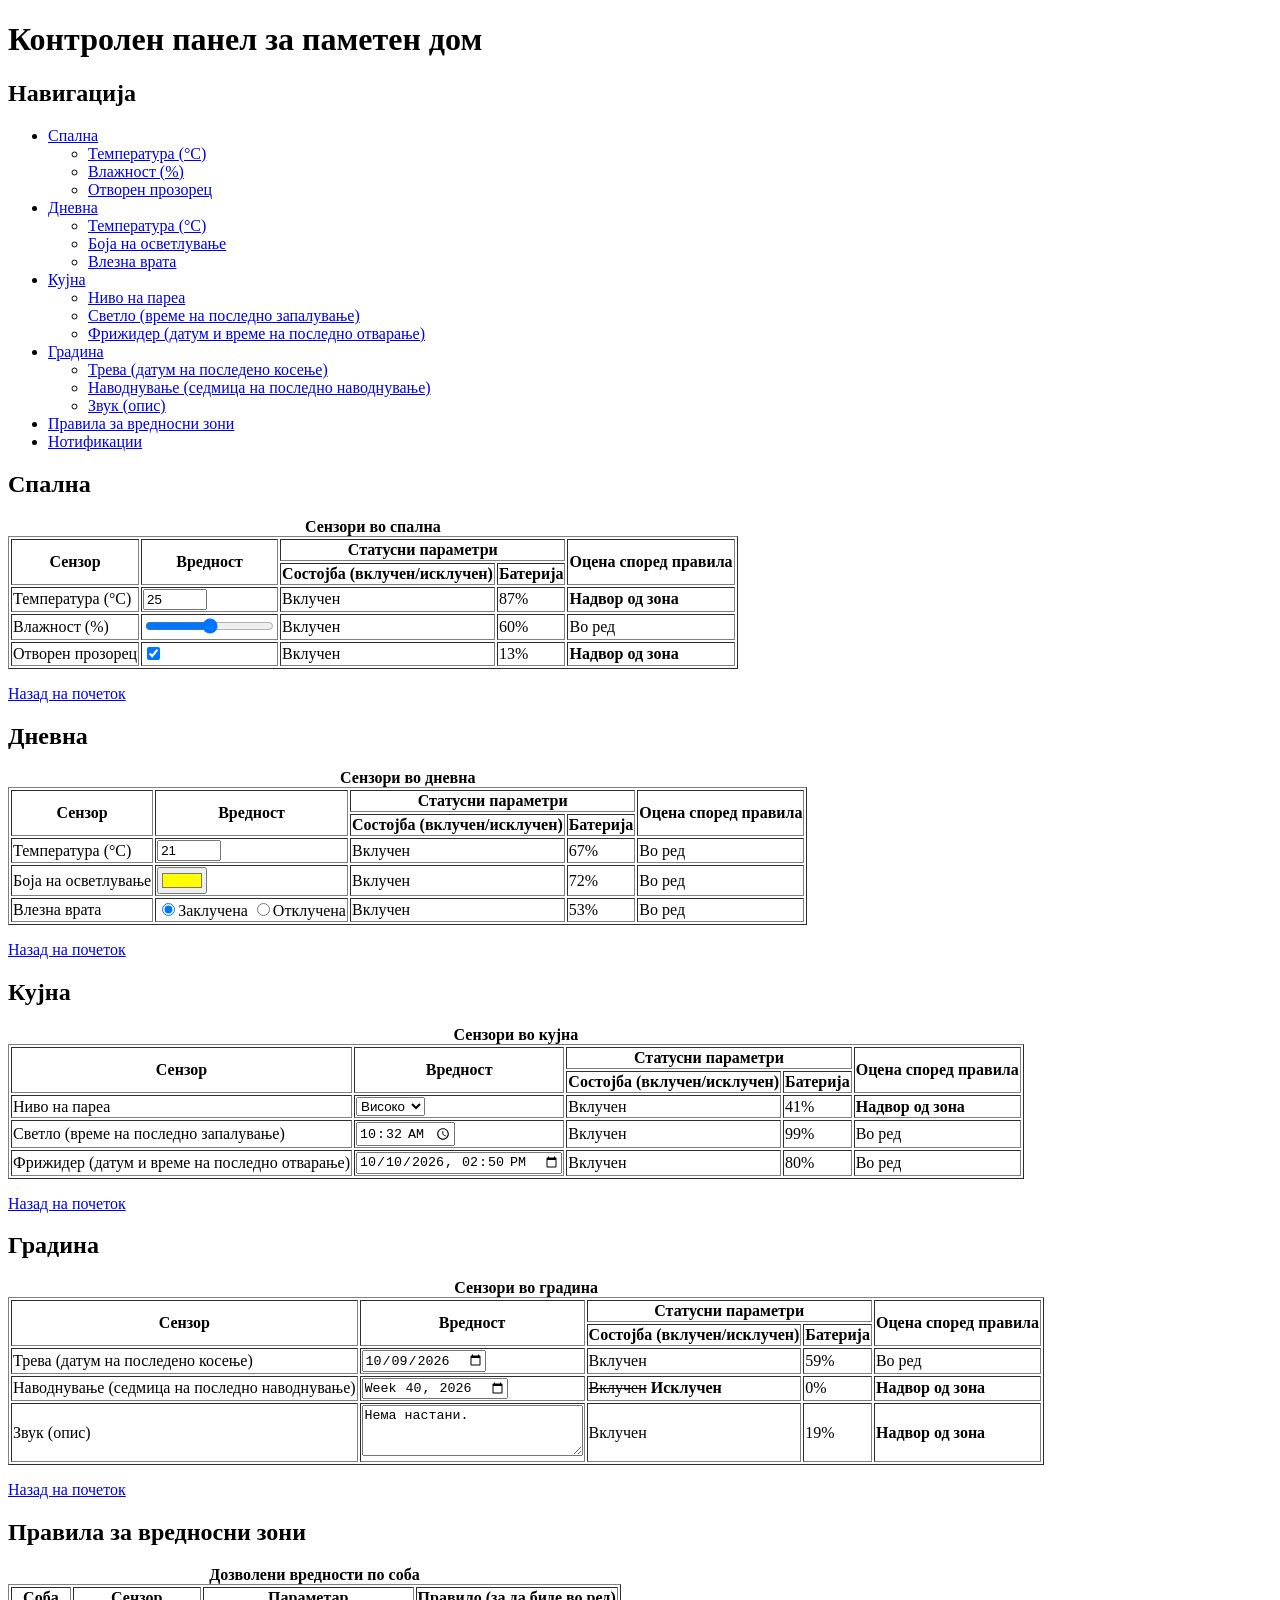
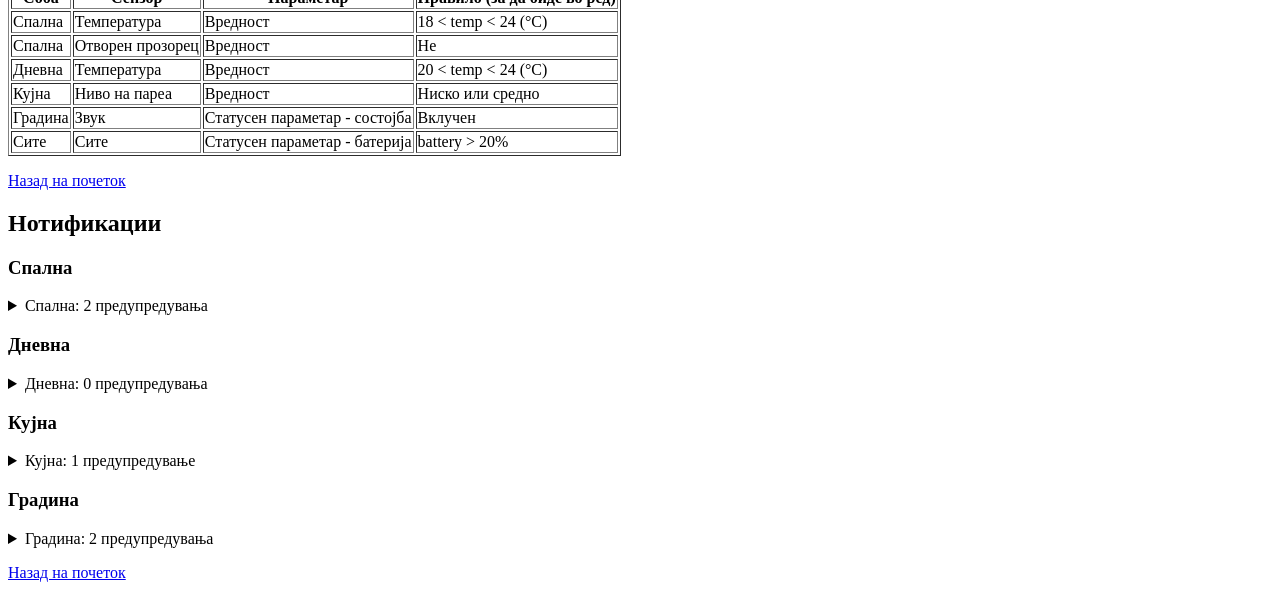
<file: domasna1.html>
<!DOCTYPE html>
<html>
    <head>
        <meta charset = "utf-8">
        <title>Контролен панел за паметен дом</title>
    </head>

    <body>
        <h1 id="top">Контролен панел за паметен дом</h1>
        <h2>Навигација</h2>
        <ul>
            <li>
                <a href="#spalna">Спална</a><br>
                <ul>
                    <li>
                        <a href="#temperatura_spalna">Температура (°C)</a>
                    </li>
                    <li>
                        <a href="#vlaznost">Влажност (%)</a>
                    </li>
                    <li>
                        <a href="#prozorec">Отворен прозорец</a>
                    </li>
                </ul>
            </li>
            <li>
                <a href="#dnevna">Дневна</a><br>
                <ul>
                    <li>
                        <a href="#temperatura_dnevna">Температура (°C)</a>
                    </li>
                    <li>
                        <a href="#boja">Боја на осветлување</a>
                    </li>
                    <li>
                        <a href="#vrata">Влезна врата</a>
                    </li>
                </ul>
            </li>
            <li>
                <a href="#kujna">Кујна</a><br>
                <ul>
                    <li>
                        <a href="#parea">Ниво на пареа</a>
                    </li>
                    <li>
                        <a href="#svetlo">Светло (време на последно запалување)</a>
                    </li>
                    <li>
                        <a href="#frizider">Фрижидер (датум и време на последно отварање)</a>
                    </li>
                </ul>
            </li>
            <li>
                <a href="#gradina">Градина</a><br>
                <ul>
                    <li>
                        <a href="#treva">Трева (датум на последено косење)</a>
                    </li>
                    <li>
                        <a href="#navodnuvanje">Наводнување (седмица на последно наводнување)</a>
                    </li>
                    <li>
                        <a href="#zvuk">Звук (опис)</a>
                    </li>
                </ul>
            </li>
            <li>
                <a href="#pravila">Правила за вредносни зони</a>
            </li>
            <li>
                <a href="#notifikacii">Нотификации</a>
            </li>
        </ul>
        <section id="spalna">
            <h2>Спална</h2>
            <table border = "1">
                <caption><strong>Сензори во спална</strong></caption>
                <thead>
                    <tr>
                        <th rowspan="2">Сензор</th>
                        <th rowspan="2">Вредност</th>
                        <th colspan="2">Статусни параметри</th>
                        <th rowspan="2">Оцена според правила</th>
                    </tr>
                    <tr>
                        <th>Состојба (вклучен/исклучен)</th>
                        <th>Батерија</th>
                    </tr>
                </thead>

                <tbody>
                    <tr id="temperatura_spalna">
                        <td>Температура (°C)</td>
                        <td>
                            <input type="number" name="temp-spalna" min="0" max="40" step="0.5" value="25">
                        </td>
                        <td>Вклучен</td>
                        <td>87%</td>
                        <td><strong>Надвор од зона</strong></td>
                    </tr>

                    <tr id="vlaznost">
                        <td>Влажност (%)</td>
                        <td>
                            <input type="range" name="vlaz-spalna" min="0" max="100" value="50">
                        </td>
                        <td>Вклучен</td>
                        <td>60%</td>
                        <td>Во ред</td>
                    </tr>

                    <tr id="prozorec">
                        <td>Отворен прозорец</td>
                        <td>
                            <input type="checkbox" name="proz-spalna" checked>
                        </td>
                        <td>Вклучен</td>
                        <td>13%</td>
                        <td><strong>Надвор од зона</strong></td>
                    </tr>
                </tbody>
            </table>
            <p>
                <a href="#top">Назад на почеток</a>
            </p>
        </section>

        <section id="dnevna">
            <h2>Дневна</h2>
            <table border = "1">
                <caption><strong>Сензори во дневна</strong></caption>
                <thead>
                    <tr>
                        <th rowspan="2">Сензор</th>
                        <th rowspan="2">Вредност</th>
                        <th colspan="2">Статусни параметри</th>
                        <th rowspan="2">Оцена според правила</th>
                    </tr>
                    <tr>
                        <th>Состојба (вклучен/исклучен)</th>
                        <th>Батерија</th>
                    </tr>
                </thead>

                <tbody>
                    <tr id="temperatura_dnevna">
                        <td>Температура (°C)</td>
                        <td>
                            <input type="number" name="temp-dnevna" min="0" max="40" step="0.5" value="21">
                        </td>
                        <td>Вклучен</td>
                        <td>67%</td>
                        <td>Во ред</td>
                    </tr>

                    <tr id="boja">
                        <td>Боја на осветлување</td>
                        <td>
                            <input type="color" name="boja-dnevna" value="#FFFF00">
                        </td>
                        <td>Вклучен</td>
                        <td>72%</td>
                        <td>Во ред</td>
                    </tr>

                    <tr id="vrata">
                        <td>Влезна врата</td>
                        <td>
                            <label>
                                <input type="radio" name="vrata-dnevna" value="zaklucena" checked>Заклучена
                            </label>
                            <label>
                                <input type="radio" name="vrata-dnevna" value="otklucena">Отклучена
                            </label>
                        </td>
                        <td>Вклучен</td>
                        <td>53%</td>
                        <td>Во ред</td>
                    </tr>
                </tbody>
            </table>
            <p>
                <a href="#top">Назад на почеток</a>
            </p>
        </section>

        <section id="kujna">
            <h2>Кујна</h2>
            <table border = "1">
                <caption><strong>Сензори во кујна</strong></caption>
                <thead>
                    <tr>
                        <th rowspan="2">Сензор</th>
                        <th rowspan="2">Вредност</th>
                        <th colspan="2">Статусни параметри</th>
                        <th rowspan="2">Оцена според правила</th>
                    </tr>
                    <tr>
                        <th>Состојба (вклучен/исклучен)</th>
                        <th>Батерија</th>
                    </tr>
                </thead>

                <tbody>
                    <tr id="parea">
                        <td>Ниво на пареа</td>
                        <td>
                            <select name="parea-kujna">
                                <option>Ниско</option>
                                <option>Средно</option>
                                <option selected>Високо</option>
                            </select>
                        </td>
                        <td>Вклучен</td>
                        <td>41%</td>
                        <td><strong>Надвор од зона</strong></td>
                    </tr>

                    <tr id="svetlo">
                        <td>Светло (време на последно запалување)</td>
                        <td>
                            <input type="time" name="svetlo-kujna" value="10:32">
                        </td>
                        <td>Вклучен</td>
                        <td>99%</td>
                        <td>Во ред</td>
                    </tr>

                    <tr id="frizider">
                        <td>Фрижидер (датум и време на последно отварање)</td>
                        <td>
                            <input type="datetime-local" name="friz-kujna" value="2026-10-10T14:50">
                        </td>
                        <td>Вклучен</td>
                        <td>80%</td>
                        <td>Во ред</td>
                    </tr>
                </tbody>
            </table>
            <p>
                <a href="#top">Назад на почеток</a>
            </p>
        </section>

        <section id="gradina">
            <h2>Градина</h2>
            <table border = "1">
                <caption><strong>Сензори во градина</strong></caption>
                <thead>
                    <tr>
                        <th rowspan="2">Сензор</th>
                        <th rowspan="2">Вредност</th>
                        <th colspan="2">Статусни параметри</th>
                        <th rowspan="2">Оцена според правила</th>
                    </tr>
                    <tr>
                        <th>Состојба (вклучен/исклучен)</th>
                        <th>Батерија</th>
                    </tr>
                </thead>

                <tbody>
                    <tr id="treva">
                        <td>Трева (датум на последено косење)</td>
                        <td>
                            <input type="date" name="treva-gradina" value="2026-10-09">
                        </td>
                        <td>Вклучен</td>
                        <td>59%</td>
                        <td>Во ред</td>
                    </tr>

                    <tr id="navodnuvanje">
                        <td>Наводнување (седмица на последно наводнување)</td>
                        <td>
                            <input type="week" name="navod-gradina" value="2026-W40">
                        </td>
                        <td>
                            <del>Вклучен</del>
                            <strong>Исклучен</strong>
                        </td>
                        <td>0%</td>
                        <td><strong>Надвор од зона</strong></td>
                    </tr>

                    <tr id="zvuk">
                        <td>Звук (опис)</td>
                        <td>
                            <textarea name="zvuk-gradina" rows="3" cols="25">Нема настани.</textarea>
                        </td>
                        <td>Вклучен</td>
                        <td>19%</td>
                        <td><strong>Надвор од зона</strong></td>
                    </tr>
                </tbody>
            </table>
            <p>
                <a href="#top">Назад на почеток</a>
            </p>
        </section>

        <section id="pravila">
            <h2>Правила за вредносни зони</h2>
            <table border="1">
                <caption><strong>Дозволени вредности по соба</strong></caption>
                <thead>
                    <tr>
                        <th>Соба</th>
                        <th>Сензор</th>
                        <th>Параметар</th>
                        <th>Правило (за да биде во ред)</th>
                    </tr>
                </thead>
                <tbody>
                    <tr>
                        <td>Спална</td>
                        <td>Температура</td>
                        <td>Вредност</td>
                        <td>18 &lt temp &lt 24 (°C)</td>
                    </tr>

                    <tr>
                        <td>Спална</td>
                        <td>Отворен прозорец</td>
                        <td>Вредност</td>
                        <td>Не</td>
                    </tr>

                    <tr>
                        <td>Дневна</td>
                        <td>Температура</td>
                        <td>Вредност</td>
                        <td>20 &lt temp &lt 24 (°C)</td>
                    </tr>

                    <tr>
                        <td>Кујна</td>
                        <td>Ниво на пареа</td>
                        <td>Вредност</td>
                        <td>Ниско или средно</td>
                    </tr>

                    <tr>
                        <td>Градина</td>
                        <td>Звук</td>
                        <td>Статусен параметар - состојба</td>
                        <td>Вклучен</td>
                    </tr>

                    <tr>
                        <td>Сите</td>
                        <td>Сите</td>
                        <td>Статусен параметар - батерија</td>
                        <td>battery &gt 20%</td>
                    </tr>
                </tbody>
            </table>
            <p>
                <a href="#top">Назад на почеток</a>
            </p>
        </section>

        <section id="notifikacii">
            <h2>Нотификации</h2>
            <article>
                <header>
                    <h3>Спална</h3>
                </header>
                <details>
                    <summary>Спална: 2 предупредувања</summary>
                    <ol>
                        <li>Температурата е 25°C, што е надвор од границите 18 &lt temp &lt 24.</li>
                        <li>Прозорецот е отворен и батеријата на сензорот е 13% (под 20%).</li>
                    </ol>
                </details>
            </article>

            <article>
                <header>
                    <h3>Дневна</h3>
                </header>
                <details>
                    <summary>Дневна: 0 предупредувања</summary>
                    <ol>
                        <li>Сите параметри се во дозволените зони.</li>
                    </ol>
                </details>
            </article>

            <article>
                <header>
                    <h3>Кујна</h3>
                </header>
                <details>
                    <summary>Кујна: 1 предупредување</summary>
                    <ol>
                        <li>Нивото на пареа е високо.</li>
                    </ol>
                </details>
            </article>

            <article>
                <header>
                    <h3>Градина</h3>
                </header>
                <details>
                    <summary>Градина: 2 предупредувања</summary>
                    <ol>
                        <li>Сензорот за наводнување е исклучен и батеријата е 0% (под 20%).</li>
                        <li>Батеријата на сензорот за звук е 19% (под 20%).</li>
                    </ol>
                </details>
            </article>

            <p>
                <a href="#top">Назад на почеток</a>
            </p>
        </section>
    </body>
</html>
</file>
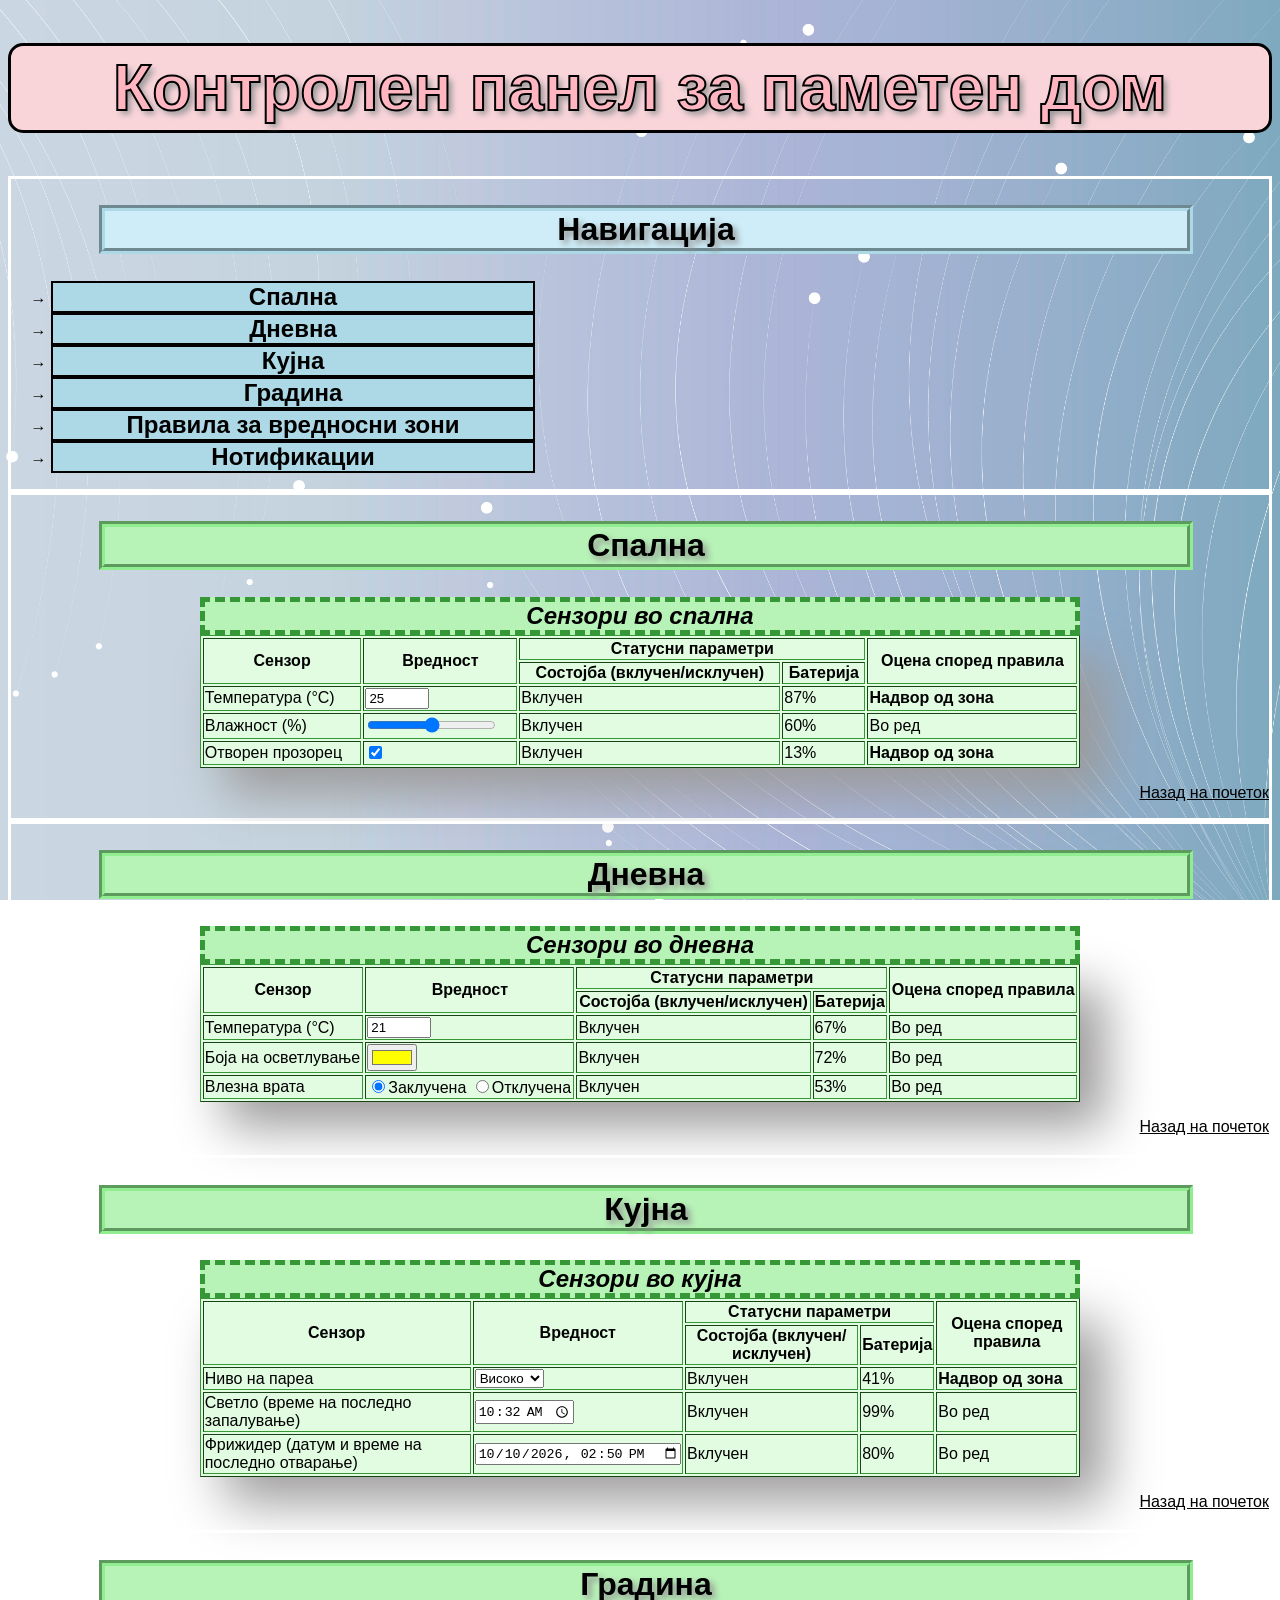
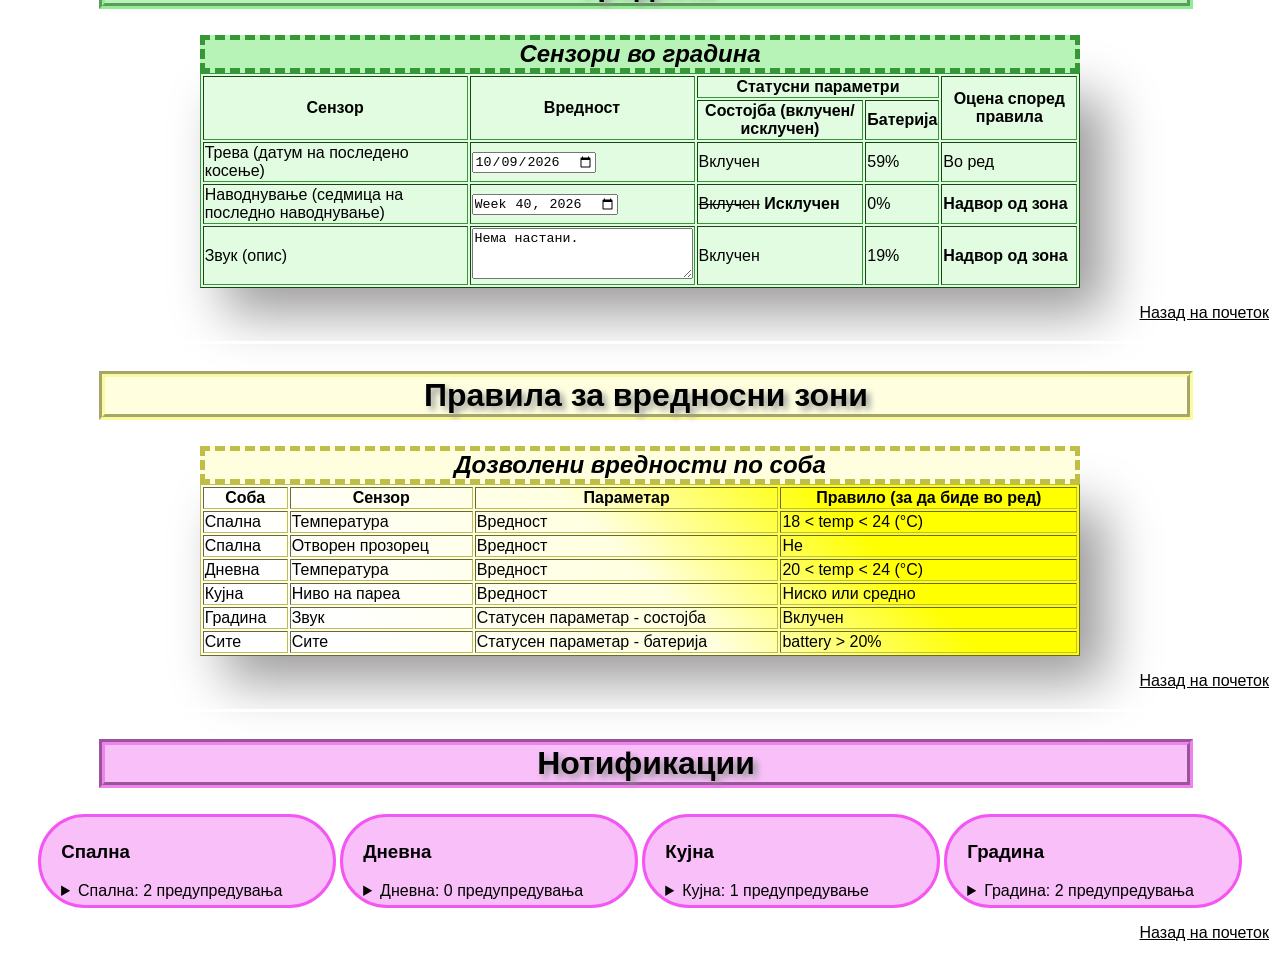
<file: domasna2/domasna1.html>
<!DOCTYPE html>
<html>
    <head>
        <meta charset = "utf-8">
        <title>Контролен панел за паметен дом</title>
        <link rel="stylesheet" type="text/css" href="domasna2.css">
    </head>

    <body>
        <h1 id="top">Контролен панел за паметен дом</h1>
        <section id="navi">
        <h2 class="lightblue">Навигација</h2>
        <ul>
            <li>
                <nav><a href="#spalna">Спална</a><br>
                <ul>
                    <li>
                        <a href="#temperatura_spalna">Температура (°C)</a>
                    </li>
                    <li>
                        <a href="#vlaznost">Влажност (%)</a>
                    </li>
                    <li>
                        <a href="#prozorec">Отворен прозорец</a>
                    </li>
                </ul>
                </nav>
            </li>
            <li>
                <nav><a href="#dnevna">Дневна</a><br>
                <ul>
                    <li>
                        <a href="#temperatura_dnevna">Температура (°C)</a>
                    </li>
                    <li>
                        <a href="#boja">Боја на осветлување</a>
                    </li>
                    <li>
                        <a href="#vrata">Влезна врата</a>
                    </li>
                </ul>
                </nav>
            </li>
            <li>
                <nav><a href="#kujna">Кујна</a><br>
                <ul>
                    <li>
                        <a href="#parea">Ниво на пареа</a>
                    </li>
                    <li>
                        <a href="#svetlo">Светло (време на последно запалување)</a>
                    </li>
                    <li>
                        <a href="#frizider">Фрижидер (датум и време на последно отварање)</a>
                    </li>
                </ul>
                </nav>
            </li>
            <li>
                <nav><a href="#gradina">Градина</a><br>
                <ul>
                    <li>
                        <a href="#treva">Трева (датум на последено косење)</a>
                    </li>
                    <li>
                        <a href="#navodnuvanje">Наводнување (седмица на последно наводнување)</a>
                    </li>
                    <li>
                        <a href="#zvuk">Звук (опис)</a>
                    </li>
                </ul>
                </nav>
            </li>
            <li>
                <nav><a href="#pravila">Правила за вредносни зони</a></nav>
            </li>
            <li>
                <nav><a href="#notifikacii">Нотификации</a></nav>
            </li>
        </ul>
        </section>
        <section id="spalna">
            <h2 class="lightgreen">Спална</h2>
            <table border = "1" class="sob">
                <caption class="sobi"><strong>Сензори во спална</strong></caption>
                <thead>
                    <tr>
                        <th rowspan="2">Сензор</th>
                        <th rowspan="2">Вредност</th>
                        <th colspan="2">Статусни параметри</th>
                        <th rowspan="2">Оцена според правила</th>
                    </tr>
                    <tr>
                        <th>Состојба (вклучен/исклучен)</th>
                        <th>Батерија</th>
                    </tr>
                </thead>

                <tbody>
                    <tr id="temperatura_spalna">
                        <td>Температура (°C)</td>
                        <td>
                            <input type="number" name="temp-spalna" min="0" max="40" step="0.5" value="25">
                        </td>
                        <td>Вклучен</td>
                        <td>87%</td>
                        <td><strong>Надвор од зона</strong></td>
                    </tr>

                    <tr id="vlaznost">
                        <td>Влажност (%)</td>
                        <td>
                            <input type="range" name="vlaz-spalna" min="0" max="100" value="50">
                        </td>
                        <td>Вклучен</td>
                        <td>60%</td>
                        <td>Во ред</td>
                    </tr>

                    <tr id="prozorec">
                        <td>Отворен прозорец</td>
                        <td>
                            <input type="checkbox" name="proz-spalna" checked>
                        </td>
                        <td>Вклучен</td>
                        <td>13%</td>
                        <td><strong>Надвор од зона</strong></td>
                    </tr>
                </tbody>
            </table>
            <p>
                <a href="#top" class="poc">Назад на почеток</a>
            </p>
        </section>

        <section id="dnevna">
            <h2 class="lightgreen">Дневна</h2>
            <table border = "1" class="sob">
                <caption class="sobi"><strong>Сензори во дневна</strong></caption>
                <thead>
                    <tr>
                        <th rowspan="2">Сензор</th>
                        <th rowspan="2">Вредност</th>
                        <th colspan="2">Статусни параметри</th>
                        <th rowspan="2">Оцена според правила</th>
                    </tr>
                    <tr>
                        <th>Состојба (вклучен/исклучен)</th>
                        <th>Батерија</th>
                    </tr>
                </thead>

                <tbody>
                    <tr id="temperatura_dnevna">
                        <td>Температура (°C)</td>
                        <td>
                            <input type="number" name="temp-dnevna" min="0" max="40" step="0.5" value="21">
                        </td>
                        <td>Вклучен</td>
                        <td>67%</td>
                        <td>Во ред</td>
                    </tr>

                    <tr id="boja">
                        <td>Боја на осветлување</td>
                        <td>
                            <input type="color" name="boja-dnevna" value="#FFFF00">
                        </td>
                        <td>Вклучен</td>
                        <td>72%</td>
                        <td>Во ред</td>
                    </tr>

                    <tr id="vrata">
                        <td>Влезна врата</td>
                        <td>
                            <label>
                                <input type="radio" name="vrata-dnevna" value="zaklucena" checked>Заклучена
                            </label>
                            <label>
                                <input type="radio" name="vrata-dnevna" value="otklucena">Отклучена
                            </label>
                        </td>
                        <td>Вклучен</td>
                        <td>53%</td>
                        <td>Во ред</td>
                    </tr>
                </tbody>
            </table>
            <p>
                <a href="#top" class="poc">Назад на почеток</a>
            </p>
        </section>

        <section id="kujna">
            <h2 class="lightgreen">Кујна</h2>
            <table border = "1" class="sob">
                <caption class="sobi"><strong>Сензори во кујна</strong></caption>
                <thead>
                    <tr>
                        <th rowspan="2">Сензор</th>
                        <th rowspan="2">Вредност</th>
                        <th colspan="2">Статусни параметри</th>
                        <th rowspan="2">Оцена според правила</th>
                    </tr>
                    <tr>
                        <th>Состојба (вклучен/исклучен)</th>
                        <th>Батерија</th>
                    </tr>
                </thead>

                <tbody>
                    <tr id="parea">
                        <td>Ниво на пареа</td>
                        <td>
                            <select name="parea-kujna">
                                <option>Ниско</option>
                                <option>Средно</option>
                                <option selected>Високо</option>
                            </select>
                        </td>
                        <td>Вклучен</td>
                        <td>41%</td>
                        <td><strong>Надвор од зона</strong></td>
                    </tr>

                    <tr id="svetlo">
                        <td>Светло (време на последно запалување)</td>
                        <td>
                            <input type="time" name="svetlo-kujna" value="10:32">
                        </td>
                        <td>Вклучен</td>
                        <td>99%</td>
                        <td>Во ред</td>
                    </tr>

                    <tr id="frizider">
                        <td>Фрижидер (датум и време на последно отварање)</td>
                        <td>
                            <input type="datetime-local" name="friz-kujna" value="2026-10-10T14:50">
                        </td>
                        <td>Вклучен</td>
                        <td>80%</td>
                        <td>Во ред</td>
                    </tr>
                </tbody>
            </table>
            <p>
                <a href="#top" class="poc">Назад на почеток</a>
            </p>
        </section>

        <section id="gradina">
            <h2 class="lightgreen">Градина</h2>
            <table border = "1" class="sob">
                <caption class="sobi"><strong>Сензори во градина</strong></caption>
                <thead>
                    <tr>
                        <th rowspan="2">Сензор</th>
                        <th rowspan="2">Вредност</th>
                        <th colspan="2">Статусни параметри</th>
                        <th rowspan="2">Оцена според правила</th>
                    </tr>
                    <tr>
                        <th>Состојба (вклучен/исклучен)</th>
                        <th>Батерија</th>
                    </tr>
                </thead>

                <tbody>
                    <tr id="treva">
                        <td>Трева (датум на последено косење)</td>
                        <td>
                            <input type="date" name="treva-gradina" value="2026-10-09">
                        </td>
                        <td>Вклучен</td>
                        <td>59%</td>
                        <td>Во ред</td>
                    </tr>

                    <tr id="navodnuvanje">
                        <td>Наводнување (седмица на последно наводнување)</td>
                        <td>
                            <input type="week" name="navod-gradina" value="2026-W40">
                        </td>
                        <td>
                            <del>Вклучен</del>
                            <strong>Исклучен</strong>
                        </td>
                        <td>0%</td>
                        <td><strong>Надвор од зона</strong></td>
                    </tr>

                    <tr id="zvuk">
                        <td>Звук (опис)</td>
                        <td>
                            <textarea name="zvuk-gradina" rows="3" cols="25">Нема настани.</textarea>
                        </td>
                        <td>Вклучен</td>
                        <td>19%</td>
                        <td><strong>Надвор од зона</strong></td>
                    </tr>
                </tbody>
            </table>
            <p>
                <a href="#top" class="poc">Назад на почеток</a>
            </p>
        </section>

        <section id="pravila">
            <h2 class="lightyellow">Правила за вредносни зони</h2>
            <table border="1" class="prav">
                <caption class="pravi"><strong>Дозволени вредности по соба</strong></caption>
                <thead>
                    <tr>
                        <th>Соба</th>
                        <th>Сензор</th>
                        <th>Параметар</th>
                        <th>Правило (за да биде во ред)</th>
                    </tr>
                </thead>
                <tbody>
                    <tr>
                        <td>Спална</td>
                        <td>Температура</td>
                        <td>Вредност</td>
                        <td>18 &lt temp &lt 24 (°C)</td>
                    </tr>

                    <tr>
                        <td>Спална</td>
                        <td>Отворен прозорец</td>
                        <td>Вредност</td>
                        <td>Не</td>
                    </tr>

                    <tr>
                        <td>Дневна</td>
                        <td>Температура</td>
                        <td>Вредност</td>
                        <td>20 &lt temp &lt 24 (°C)</td>
                    </tr>

                    <tr>
                        <td>Кујна</td>
                        <td>Ниво на пареа</td>
                        <td>Вредност</td>
                        <td>Ниско или средно</td>
                    </tr>

                    <tr>
                        <td>Градина</td>
                        <td>Звук</td>
                        <td>Статусен параметар - состојба</td>
                        <td>Вклучен</td>
                    </tr>

                    <tr>
                        <td>Сите</td>
                        <td>Сите</td>
                        <td>Статусен параметар - батерија</td>
                        <td>battery &gt 20%</td>
                    </tr>
                </tbody>
            </table>
            <p>
                <a href="#top" class="poc">Назад на почеток</a>
            </p>
        </section>

        <section id="notifikacii" class="centar">
            <h2 class="violet">Нотификации</h2>
            <article>
                <header>
                    <h3>Спална</h3>
                </header>
                <details>
                    <summary>Спална: 2 предупредувања</summary>
                    <ol>
                        <li>Температурата е 25°C, што е надвор од границите 18 &lt temp &lt 24.</li>
                        <li>Прозорецот е отворен и батеријата на сензорот е 13% (под 20%).</li>
                    </ol>
                </details>
            </article>

            <article>
                <header>
                    <h3>Дневна</h3>
                </header>
                <details>
                    <summary>Дневна: 0 предупредувања</summary>
                    <ol>
                        <li>Сите параметри се во дозволените зони.</li>
                    </ol>
                </details>
            </article>

            <article>
                <header>
                    <h3>Кујна</h3>
                </header>
                <details>
                    <summary>Кујна: 1 предупредување</summary>
                    <ol>
                        <li>Нивото на пареа е високо.</li>
                    </ol>
                </details>
            </article>

            <article>
                <header>
                    <h3>Градина</h3>
                </header>
                <details>
                    <summary>Градина: 2 предупредувања</summary>
                    <ol>
                        <li>Сензорот за наводнување е исклучен и батеријата е 0% (под 20%).</li>
                        <li>Батеријата на сензорот за звук е 19% (под 20%).</li>
                    </ol>
                </details>
            </article>

            <p>
                <a href="#top" class="poc">Назад на почеток</a>
            </p>
        </section>
    </body>
</html>
</file>
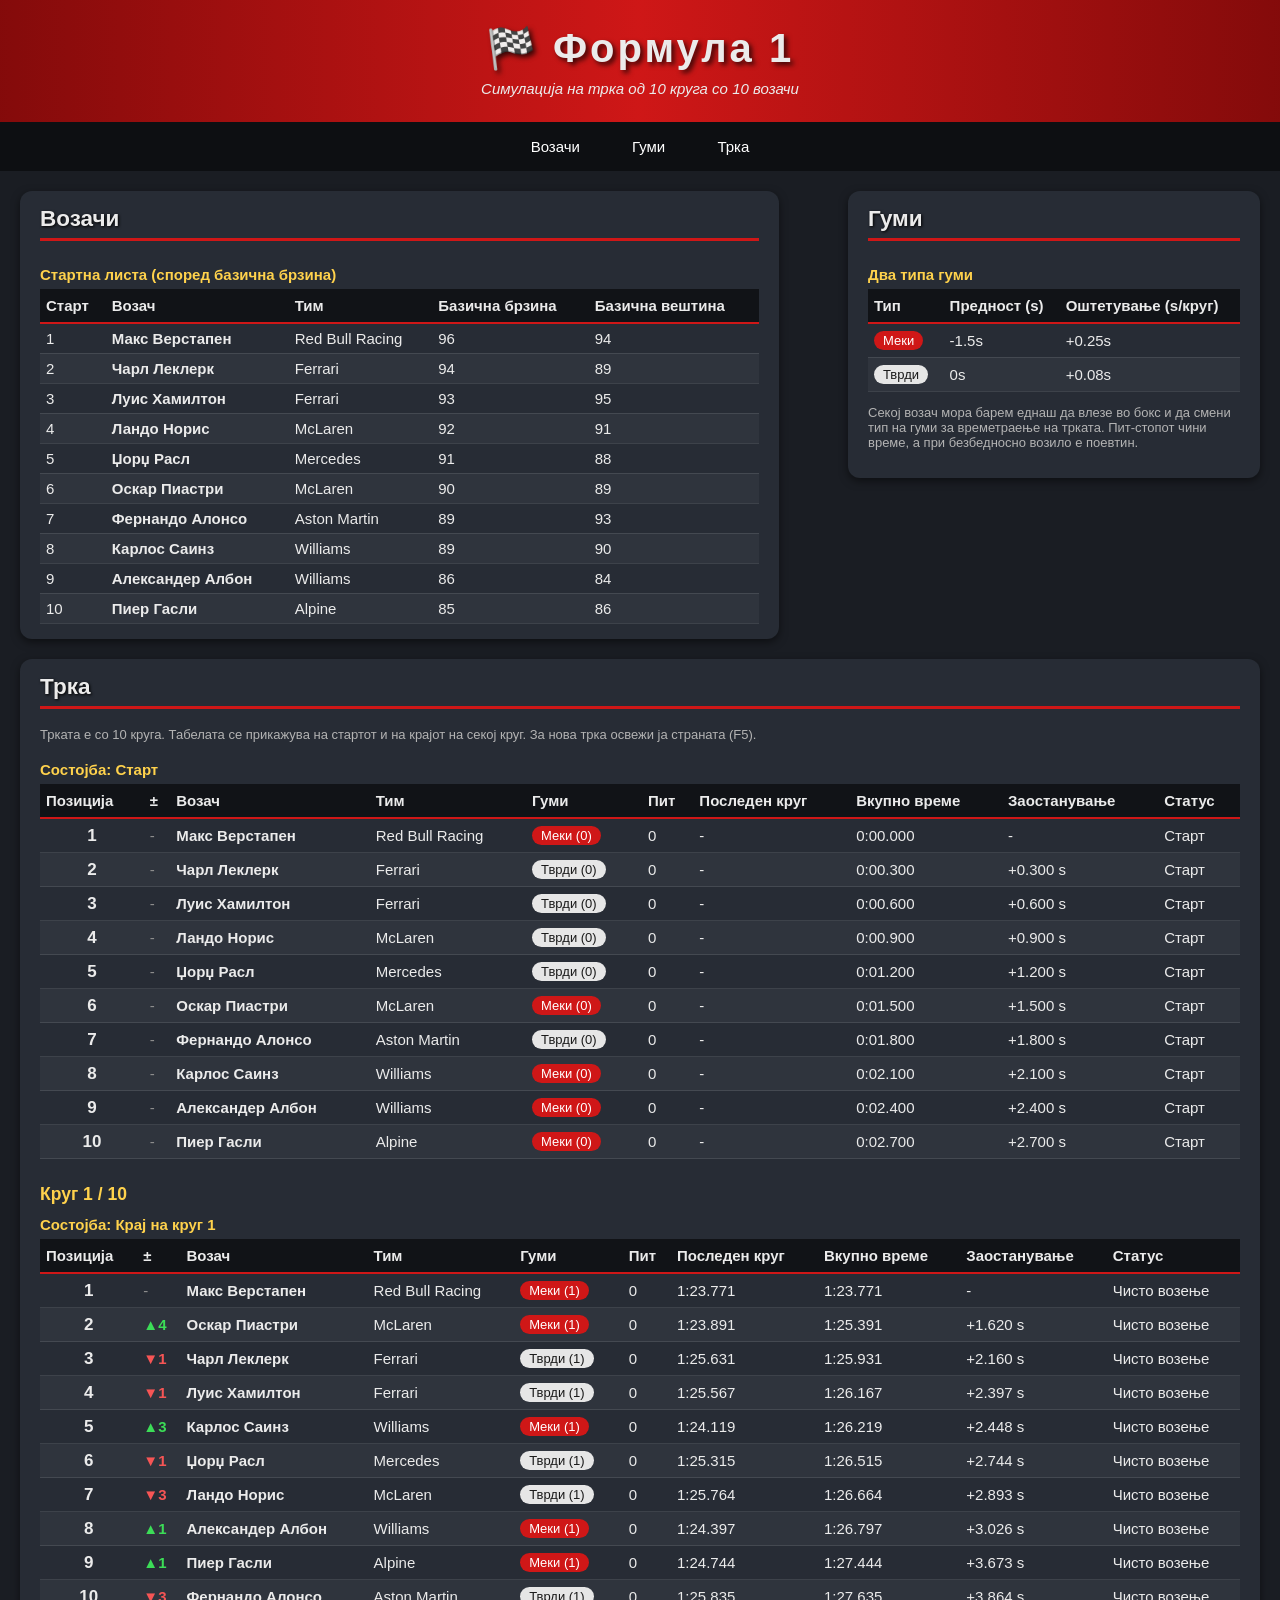
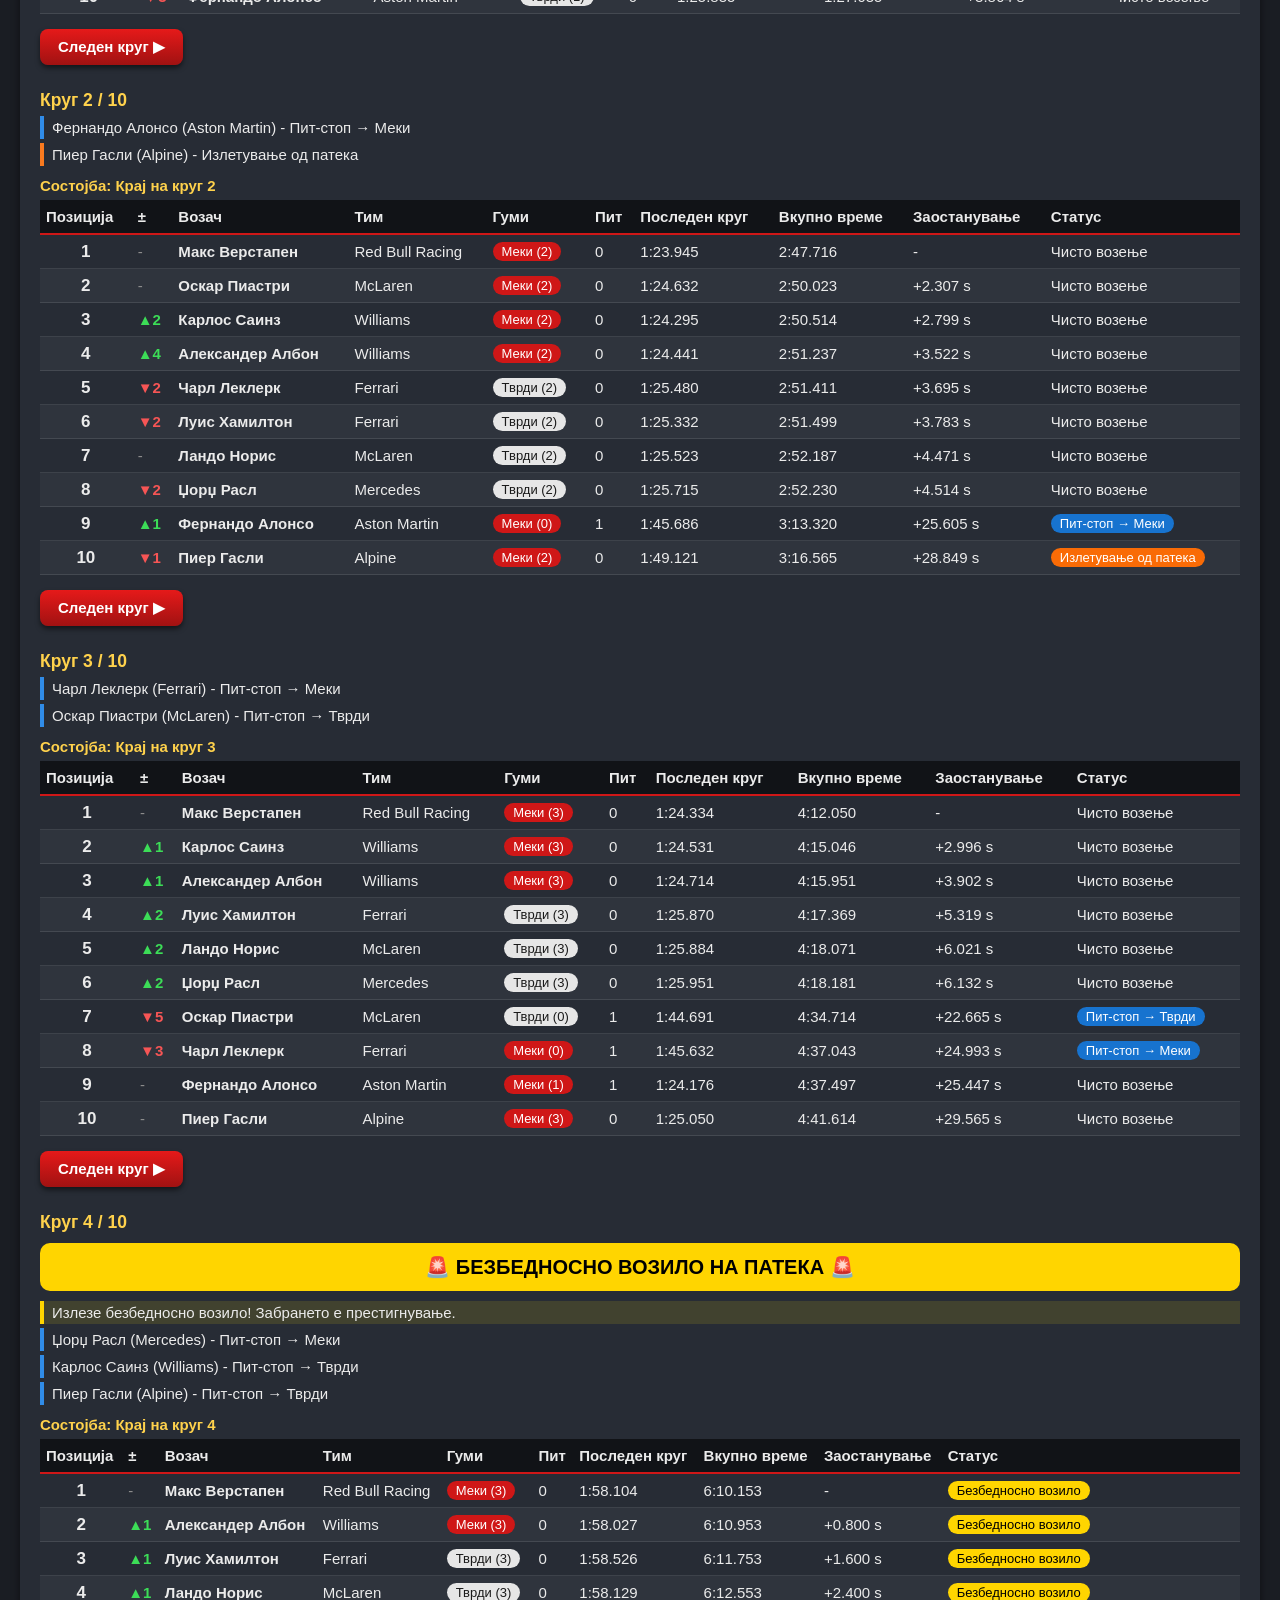
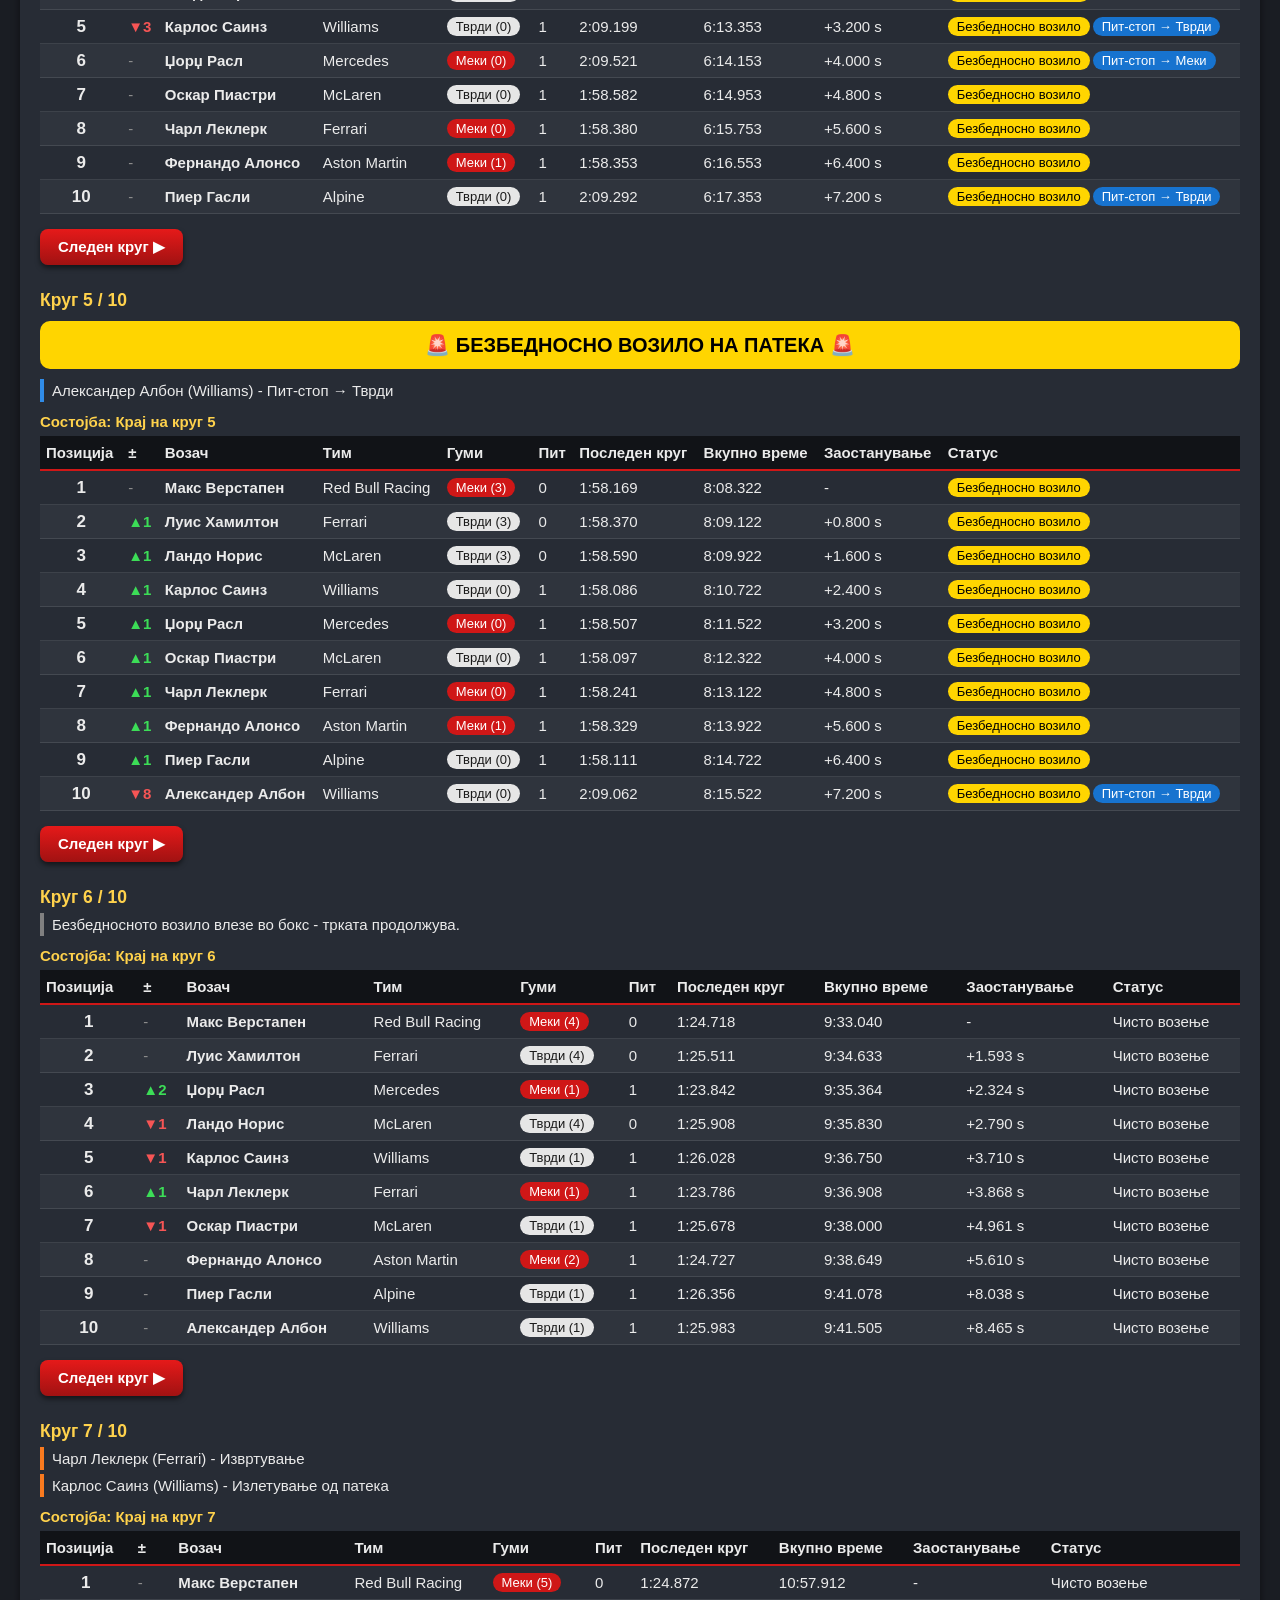
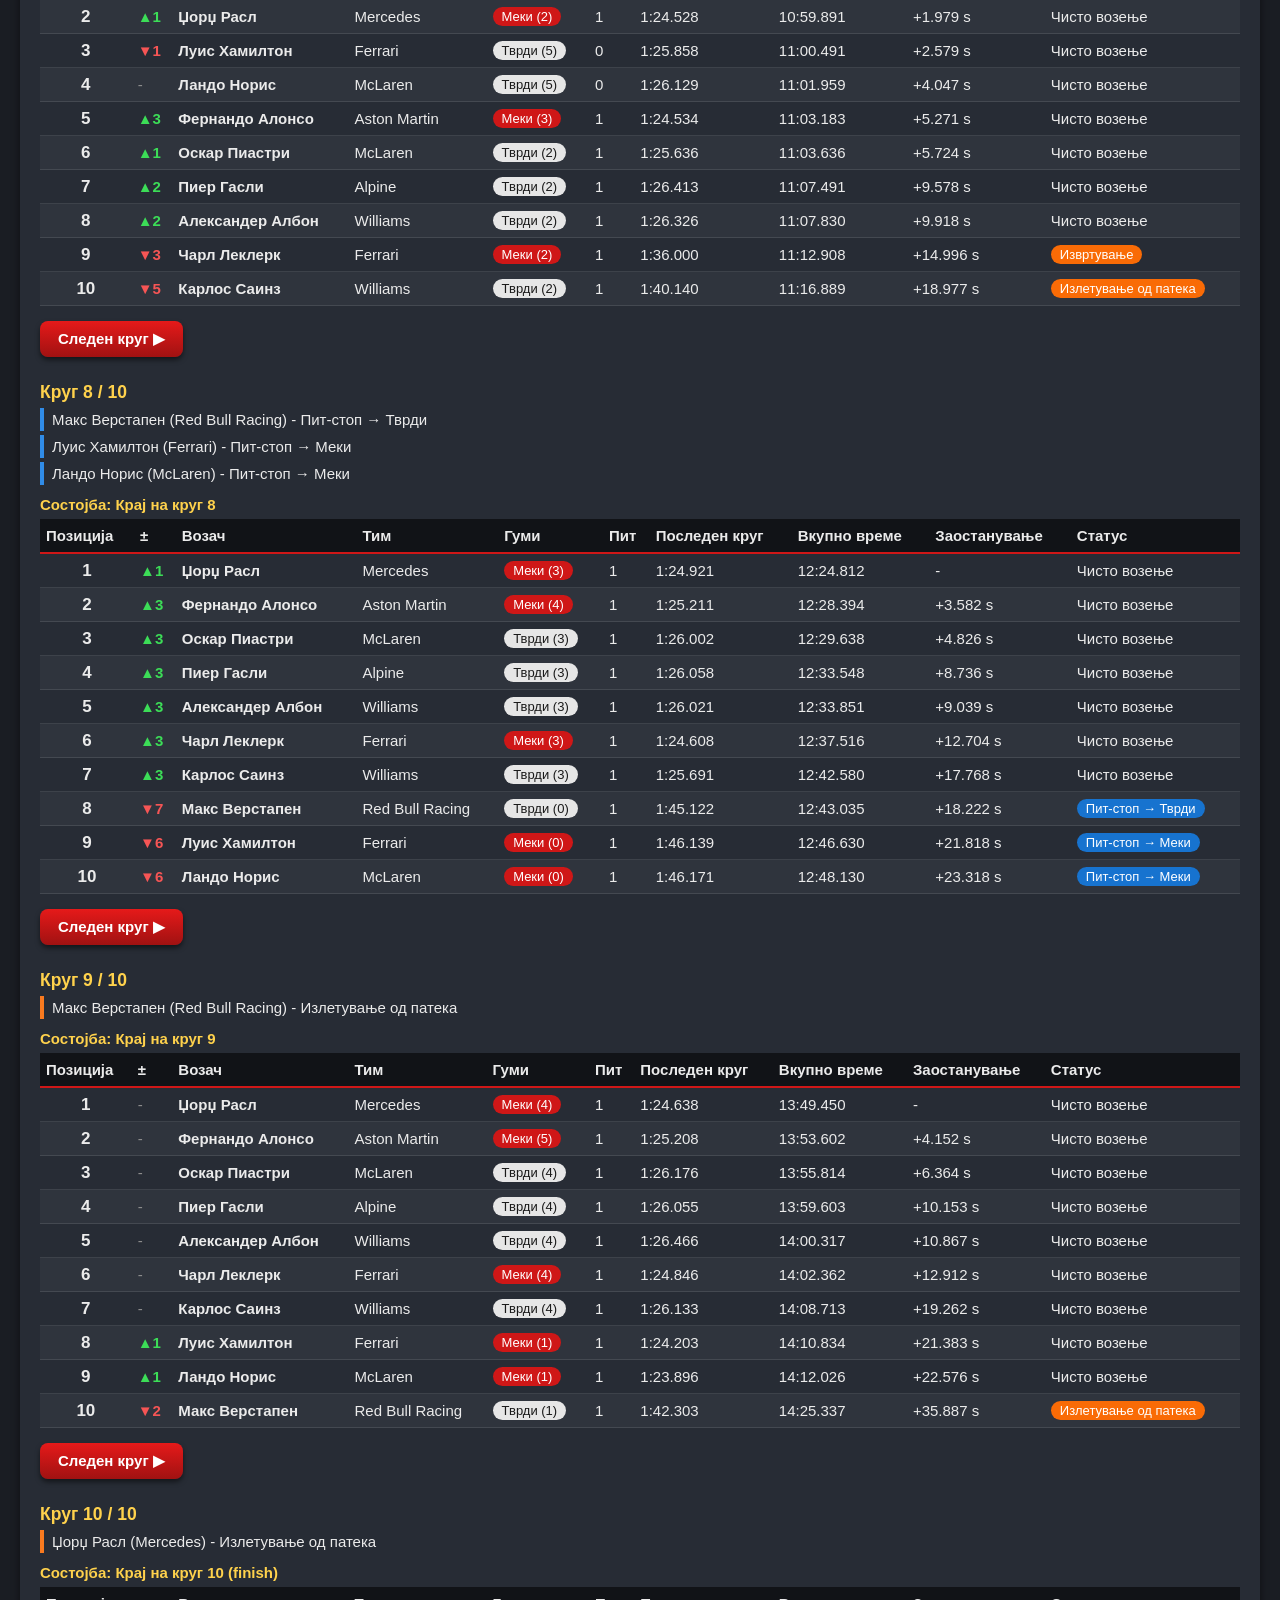
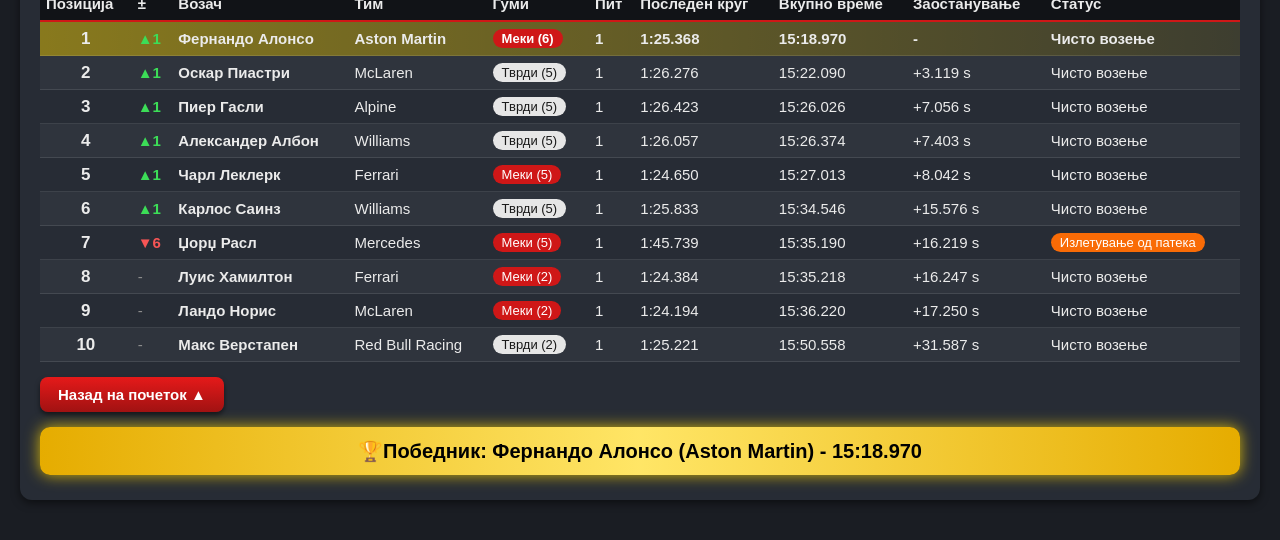
<file: domasna3/dom3.html>
<!DOCTYPE html>
<html>
    <head>
        <meta charset="utf-8">
        <title>Формула 1 - Симулација на трка</title>
        <link rel="stylesheet" type="text/css" href="stil.css">
    </head>
    <body>
        <header>
            <h1>🏁 Формула 1</h1>
            <p>Симулација на трка од 10 круга со 10 возачи</p>
        </header>
        <nav>
            <a href="#vozaci">Возачи</a>
            <a href="#gumi">Гуми</a>
            <a href="#trka">Трка</a>
        </nav>
        <script src="skripta.js"></script>
    </body>
</html>
</file>
<file: proekt1/style.css>
html{
    scroll-behavior: smooth;
}
body{
    background: linear-gradient(to bottom, hsl(210,35%,14%), hsl(200,40%,22%)) fixed !important;
    font-family: Arial, Helvetica, sans-serif;
}
header.jumbotron{
    margin-bottom: 0;
    border-radius: 0;
    color: white;
    background: linear-gradient(to right, hsl(205,80%,22%), hsl(185,70%,38%), hsl(205,80%,22%));
    box-shadow: 0 4px 12px rgba(0, 0, 0, 0.6);
}
header h1{
    letter-spacing: 3px;
    text-shadow: 3px 3px 6px rgba(0, 0, 0, 0.6);
}
header p{
    font-style: italic;
    text-shadow: 3px 3px 6px rgba(0, 0, 0, 0.6);
}
nav .btn{
    margin: 0 4px;
    border-radius: 20px;
    transition: transform 0.3s, box-shadow 0.3s, background-color 0.3s;
}
nav .btn:hover{
    transform: scale(1.1);
    box-shadow: 0 4px 10px rgba(0, 0, 0, 0.5);
}
section h2{
    padding-bottom: 8px;
    margin-bottom: 20px;
    border-bottom: 3px solid hsl(185,70%,45%);
    text-shadow: 1px 1px 3px black;
}
section h3{
    color: hsl(45, 100%, 70%);
}
.card{
    overflow: hidden;
    border: none;
    border-radius: 12px;
    box-shadow: 0 4px 10px rgba(0, 0, 0, 0.5);
    transition: transform 0.3s, box-shadow 0.3s;
    animation: fadeInUp 0.6s;
    background-color: lightblue;
}
.card:hover{
    transform: translateY(-6px);
    box-shadow: 0 10px 20px rgba(0, 0, 0, 0.7);
}
.card-img-top{
    height: 200px;
    object-fit: cover;
    transition: transform 0.4s;
}
.card:hover .card-img-top{
    transform: scale(1.08);
}
.card-title{
    color: hsl(205,80%,25%);
    font-weight: bold;
}
@keyframes fadeInUp {
    0%   { opacity: 0; transform: translateY(20px); }
    100% { opacity: 1; transform: translateY(0); }
}
.btn{
    transition: transform 0.2s, box-shadow 0.2s;
}
.btn:hover{
    transform: translateY(-2px);
    box-shadow: 0 4px 8px rgba(0, 0, 0, 0.4);
}
.badge{
    font-size: 13px;
    padding: 5px 10px;
    border-radius: 10px;
}
.form-control{
    border-radius: 8px;
    transition: box-shadow 0.3s, border-color 0.3s;
}
.form-control:focus{
    border-color: hsl(185,70%,45%);
    box-shadow: 0 0 8px rgba(0, 190, 200, 0.6);
}
.alert{
    border-radius: 10px;
    box-shadow: 0 3px 8px rgba(0, 0, 0, 0.4);
    animation: fadeInUp 0.4s;
}
div.jumbotron{
    background: linear-gradient(to right, hsl(205,80%,22%), hsl(185,70%,38%));
}
article{
    box-shadow: 0 4px 12px rgba(0, 0, 0, 0.5);
    border-left: 6px solid hsl(185,70%,45%);
    transition: transform 0.3s;
}
article:hover{
    transform: scale(1.01);
}
article h3{
    color: hsl(205,80%,25%);
}
.pagination .page-link{
    transition: background-color 0.3s, transform 0.3s;
}
.pagination .page-link:hover{
    transform: scale(1.1);
}
.progress{
    height: 22px;
    border-radius: 12px;
}
.progress-bar{
    transition: width 0.4s;
}
#surveyResults .table{
    border-radius: 8px;
    overflow: hidden;
}
footer{
    margin-top: 30px;
    padding: 20px;
    text-align: center;
    background: linear-gradient(to right, hsl(205,80%,15%), hsl(205,60%,25%), hsl(205,80%,15%));
    box-shadow: 0 -4px 10px rgba(0, 0, 0, 0.5);
}
footer a{
    color: hsl(185,80%,65%);
    transition: color 0.3s;
}
footer a:hover{
    color: white;
}
.back-top{
    border-radius: 20px;
    padding: 6px 18px;
}
.login-card{
    margin-bottom: 10px;
}
.login-card:hover{
    transform: none;
}
.login-header{
    padding: 25px 15px;
    background: linear-gradient(to right, hsl(205,80%,22%), hsl(185,70%,38%));
}
.login-icon{
    font-size: 40px;
    text-shadow: 2px 2px 5px rgba(0, 0, 0, 0.5);
}
.avatar{
    width: 80px;
    height: 80px;
    margin: 0 auto;
    line-height: 80px;
    border-radius: 50%;
    font-size: 36px;
    font-weight: bold;
    color: white;
    background: linear-gradient(to bottom right, hsl(185,70%,45%), hsl(205,80%,30%));
    box-shadow: 0 4px 10px rgba(0, 0, 0, 0.5);
}
@media screen and (max-width: 576px){
    header{
        text-align: center;
    }
    header h1{
        font-size: 28px;
    }
    nav .btn{
        margin: 4px;
    }
}
</file>
<file: domasna2/domasna2.css>
body{
    font-family: Arial, Helvetica, sans-serif;
    background-image: url(pozadina1.jpg);
    background-attachment: fixed;
    background-repeat: no-repeat; 
    background-position: center; 
    background-size: cover;
}
h1{
    color:lightpink;
    -webkit-text-stroke: 2px black;
    font-size: 400%;
    text-align: center;
    text-shadow: 4px 4px 6px rgb(147, 147, 147);
    border: 3px solid black;
    background-color: rgb(249, 213, 218);
    padding: 5px 20px;
    border-radius: 15px;
    position: relative;
    -webkit-animation: movingHeading linear 5s 1s 2 alternate;
    -moz-animation: movingHeading linear 5s 1s 2 alternate;
    animation: movingHeading linear 5s 1s 2 alternate;
}
@-webkit-keyframes movingHeading{
    0% {opacity: 0; left: 50px; top: 0px;}
    25% {opacity: 1; left: 0px; top: 50px;}
    50% {opacity: 0; left: 50px; top: 100px;}
    75% {opacity: 1; left: 100px; top: 50px;}
    100% {opacity: 0; left: 50px; top: 0px;}
}
@-moz-keyframes movingHeading{
    0% {opacity: 0; left: 50px; top: 0px;}
    25% {opacity: 1; left: 0px; top: 50px;}
    50% {opacity: 0; left: 50px; top: 100px;}
    75% {opacity: 1; left: 100px; top: 50px;}
    100% {opacity: 0; left: 50px; top: 0px;}
}
@keyframes movingHeading{
    0% {opacity: 0; left: 50px; top: 0px;}
    25% {opacity: 1; left: 0px; top: 50px;}
    50% {opacity: 0; left: 50px; top: 100px;}
    75% {opacity: 1; left: 100px; top: 50px;}
    100% {opacity: 0; left: 50px; top: 0px;}
}
h2{
    text-align: center;
    text-shadow: 4px 4px 6px rgb(147, 147, 147);
    font-size: 200%;
    position: relative;
    border-width: 6px;
    border-style: groove;
    width: 86%;
    left: 7%;
}
.lightblue{
    border-color: lightblue;
    background-color: rgb(206, 237, 248);
}
.lightgreen{
    border-color: lightgreen;
    background-color: rgb(183, 242, 183);
}
.lightyellow{
    border-color: rgb(250, 250, 159);
    background-color: lightyellow;
}
.violet{
    border-color: violet;
    background-color: rgb(249, 191, 249);
}
p{
    text-align: right;
}
a{
    color: black;
    text-decoration: none;
}
a.poc{
    text-decoration: underline;
}
a:hover{
    text-decoration: underline;
    font-weight: bolder;
}
ul {
    list-style-type: "→ ";
}
nav{
    font-weight: bold;
    font-size: 150%;
    color: black;
    border: 2px double black;
    text-align: center;
    width: 20em;
    background-color: lightblue;
}
nav ul{
    display: none;
    list-style: none;
    margin: 0;
    padding: 0;
}
nav:hover ul{
    display: block;
}
nav ul li{
    border-top: 2px solid black;
    background-color: white;
    width: 20em;
    color: black;
}
nav ul li:hover{
    background-color: rgb(206, 237, 248)
}
section{
    border: 3px solid white;
}
.centar{
    text-align: center;
}
table{
    margin-left: auto;
    margin-right: auto;
    width: 70%;
    box-shadow: 25px 25px 50px rgb(156, 154, 154);
}
.sob{
    background-color: rgb(225, 252, 225);
    border-color: rgb(53, 151, 53);
}
.prav{
    border-color: rgb(191, 191, 72);
    background: -webkit-gradient(
        linear, left top, right bottom,
        color-stop(15%, white), color-stop(50%, lightyellow), color-stop(75%, yellow)
    );
    background: -moz-linear-gradient(
        top left, white 15%, lightyellow 50%, yellow 75%
    );
    background: linear-gradient(
        45deg, white 15%, lightyellow 50%, yellow 75%
    );
}
table caption.sobi{
    font-size: 150%;
    font-style: italic;
    border-width: 5px;
    border-style: dashed;
    border-color: rgb(53, 151, 53);
    background-color: rgb(183, 242, 183);
}
table caption.pravi{
    font-size: 150%;
    font-style: italic;
    border-width: 5px;
    border-style: dashed;
    border-color: rgb(191, 191, 72);
    background-color: lightyellow;
}
article{
    display: inline-block;          
    vertical-align: top;
    border: 3px solid rgb(244, 86, 244);
    padding: 5px 20px;
    background: rgb(249, 191, 249);
    width: 20%;
    border-radius: 50px;
    text-align: left;
}
</file>
<file: domasna3/stil.css>
body{
    margin: 0;
    padding: 0 20px 20px 20px;
    font-family: Arial, Helvetica, sans-serif;
    font-size: 15px;
    background-color: hsl(220, 15%, 12%);
    color: hsl(0, 0%, 92%);
}
header{
    margin: 0 -20px;
    padding: 25px 20px;
    text-align: center;
    background: linear-gradient(to right, hsl(0, 85%, 28%), hsl(0, 80%, 45%), hsl(0, 85%, 28%));
    box-shadow: 0 4px 10px rgba(0, 0, 0, 0.6);
}
header h1{
    margin: 0;
    font-size: 40px;
    letter-spacing: 3px;
    text-shadow: 3px 3px 5px rgba(0, 0, 0, 0.7);
}
header p{
    margin: 8px 0 0 0;
    font-style: italic;
}
nav{
    margin: 0 -20px 20px -20px;
    padding: 10px;
    text-align: center;
    background-color: hsl(220, 15%, 6%);
}
nav a{
    display: inline-block;
    margin: 0 8px;
    padding: 6px 16px;
    color: white;
    text-decoration: none;
    border-radius: 15px;
    transition: background-color 0.3s, transform 0.3s;
}
nav a:hover{
    background-color: hsl(0, 80%, 45%);
    transform: scale(1.1);
}
section{
    margin-bottom: 20px;
    padding: 15px 20px;
    background-color: hsl(220, 15%, 18%);
    border-radius: 12px;
    box-shadow: 0 3px 8px rgba(0, 0, 0, 0.5);
}
h3{
    margin: 25px 0 5px 0;
    color: hsl(45, 100%, 65%);
}
section h2{
    margin-top: 0;
    padding-bottom: 6px;
    border-bottom: 3px solid hsl(0, 80%, 45%);
    text-shadow: 1px 1px 3px black;
}
#vozaci{
    float: left;
    width: 58%;
}
#gumi{
    float: right;
    width: 30%;
}
#trka{
    clear: both;
}
.note{
    font-size: 13px;
    color: hsl(0, 0%, 70%);
}
table{
    width: 100%;
    border-collapse: collapse;
    margin-top: 5px;
}
caption{
    padding: 6px;
    padding-left: 0;
    font-weight: bold;
    text-align: left;
    color: hsl(45, 100%, 65%);
}
th{
    padding: 8px 6px;
    text-align: left;
    background-color: hsl(220, 15%, 8%);
    border-bottom: 2px solid hsl(0, 80%, 45%);
}
td{
    padding: 6px;
    border-bottom: 1px solid rgba(255, 255, 255, 0.1);
}
tbody tr:nth-child(even){
    background-color: rgba(255, 255, 255, 0.04);
}
tbody tr:hover{
    background-color: rgba(255, 255, 255, 0.12);
}
td.pos{
    font-weight: bold;
    font-size: 17px;
    text-align: center;
}
td.name{
    font-weight: bold;
}
td.up{
    font-weight: bold;
    color: hsl(130, 70%, 55%);
}
td.down{
    font-weight: bold;
    color: hsl(0, 90%, 65%);
}
td.same{
    color: hsl(0, 0%, 55%);
}
tr.winner{
    font-weight: bold;
    background: linear-gradient(to right, rgba(255, 215, 0, 0.45), rgba(255, 215, 0, 0.1));
}
.badge{
    display: inline-block;
    margin: 1px 3px 1px 0;
    padding: 2px 9px;
    font-size: 13px;
    border-radius: 10px;
}
.badge.soft{
    background-color: hsl(0, 80%, 45%);
    color: white;
}
.badge.hard{
    background-color: hsl(0, 0%, 90%);
    color: hsl(0, 0%, 10%);
}
.badge.pit{
    background-color: hsl(210, 80%, 45%);
    color: white;
}
.badge.incident{
    background-color: hsl(25, 95%, 50%);
    color: white;
}
.badge.sc{
    background-color: hsl(50, 100%, 50%);
    color: black;
}
.banner{
    display: block;
    margin: 10px 0;
    padding: 12px;
    font-size: 20px;
    font-weight: bold;
    text-align: center;
    border-radius: 10px;
}
.banner.sc{
    color: black;
    background-color: hsl(50, 100%, 50%);
    animation: blink 1s infinite;
}
.banner.winnerBanner{
    color: black;
    background: linear-gradient(to right, hsl(45, 100%, 45%), hsl(50, 100%, 70%), hsl(45, 100%, 45%));
    box-shadow: 0 0 15px rgba(255, 215, 0, 0.8);
} 
@keyframes blink{
    0%   { opacity: 1; }
    50%  { opacity: 0.45; }
    100% { opacity: 1; }
}
p.log{
    margin: 4px 0;
    padding: 3px 8px;
    border-left: 4px solid hsl(0, 0%, 50%);
} 
p.log.pit{
    border-left-color: hsl(210, 80%, 55%);
} 
p.log.incident{
    border-left-color: hsl(25, 95%, 55%);
}
p.log.sc{
    border-left-color: hsl(50, 100%, 50%);
    background-color: rgba(255, 220, 0, 0.12);
} 
p.log.win{
    border-left-color: gold;
    font-weight: bold;
}
a.btn{
    display: inline-block;
    padding: 9px 18px;
    font-size: 15px;
    font-weight: bold;
    color: white;
    text-decoration: none;
    background: linear-gradient(to bottom, hsl(0, 80%, 50%), hsl(0, 80%, 35%));
    border-radius: 8px;
    box-shadow: 0 3px 5px rgba(0, 0, 0, 0.5);
    transition: transform 0.2s, box-shadow 0.2s;
}
a.btn:hover{
    transform: scale(1.05);
    box-shadow: 0 6px 10px rgba(0, 0, 0, 0.6);
}
@media screen and (max-width: 900px){
    #vozaci, #gumi{
        float: none;
        width: auto;
    }
    section{
        overflow-x: auto;
    }
}
</file>
